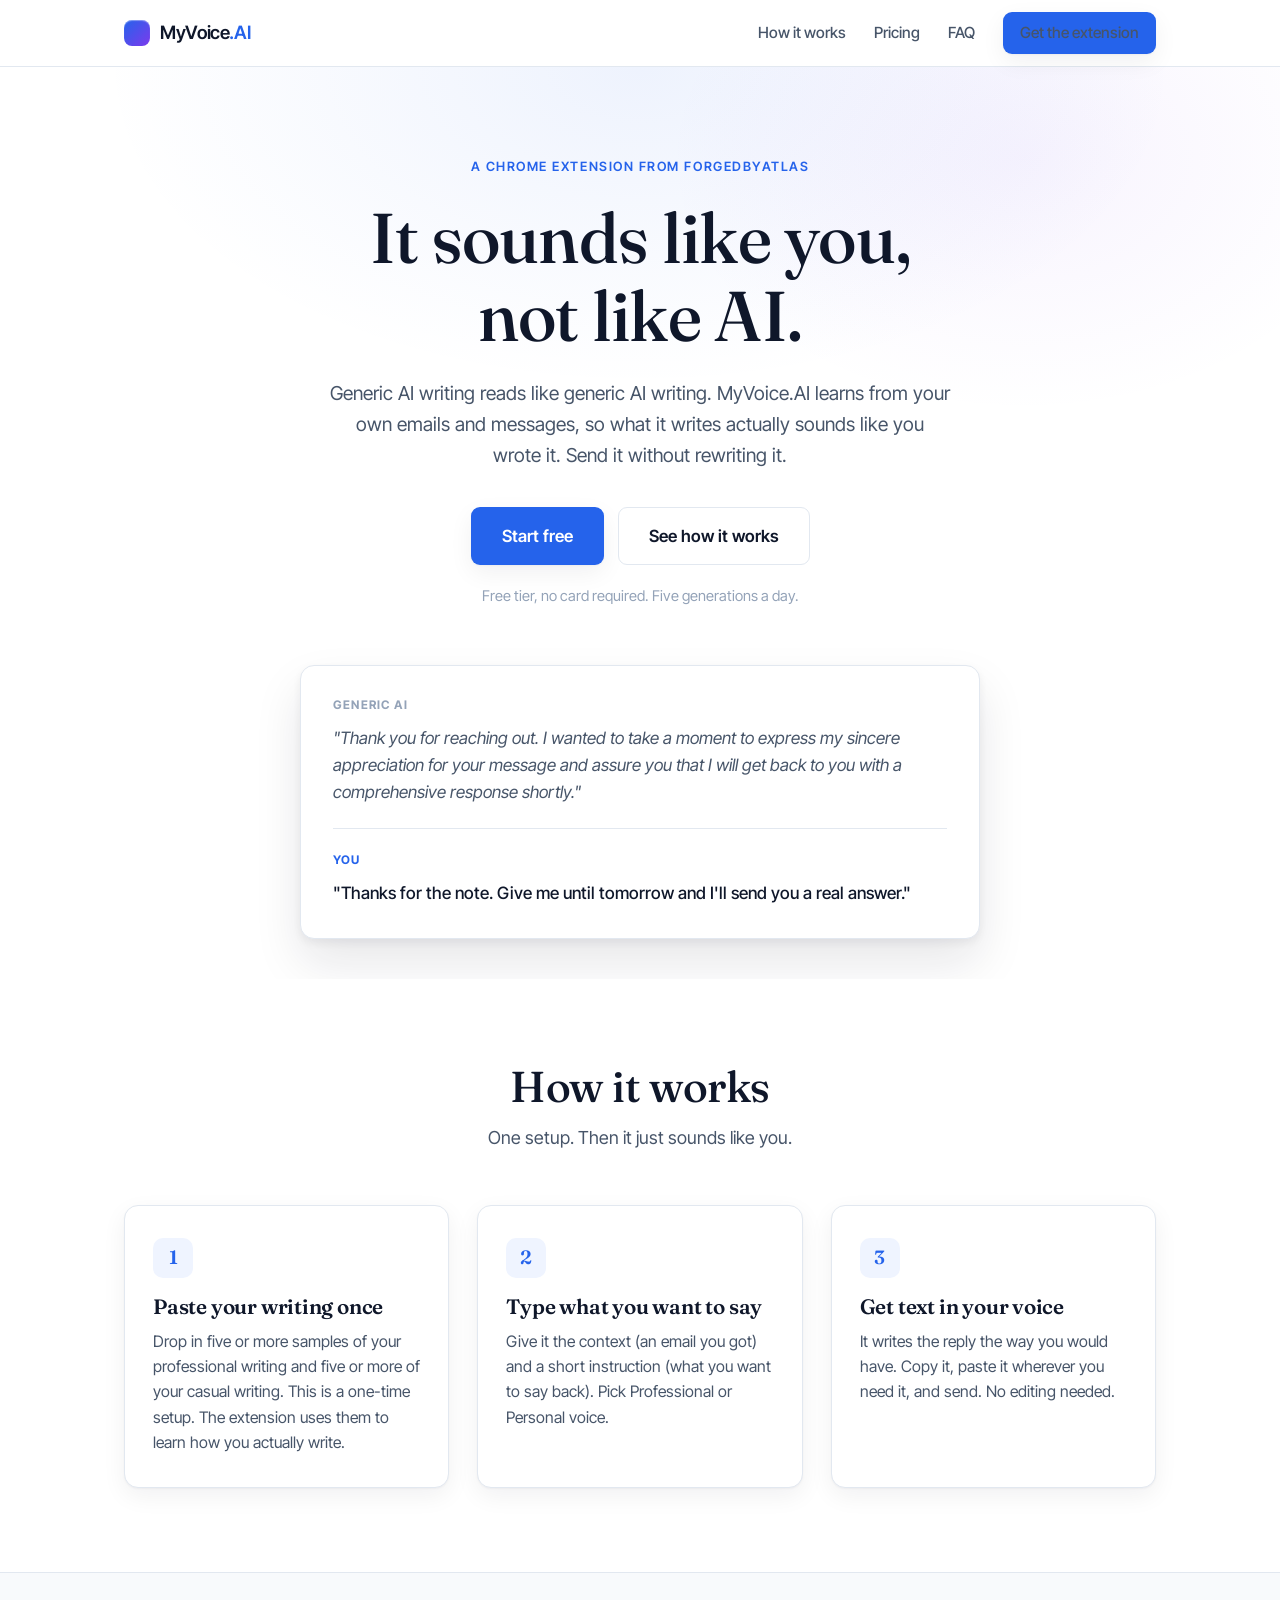
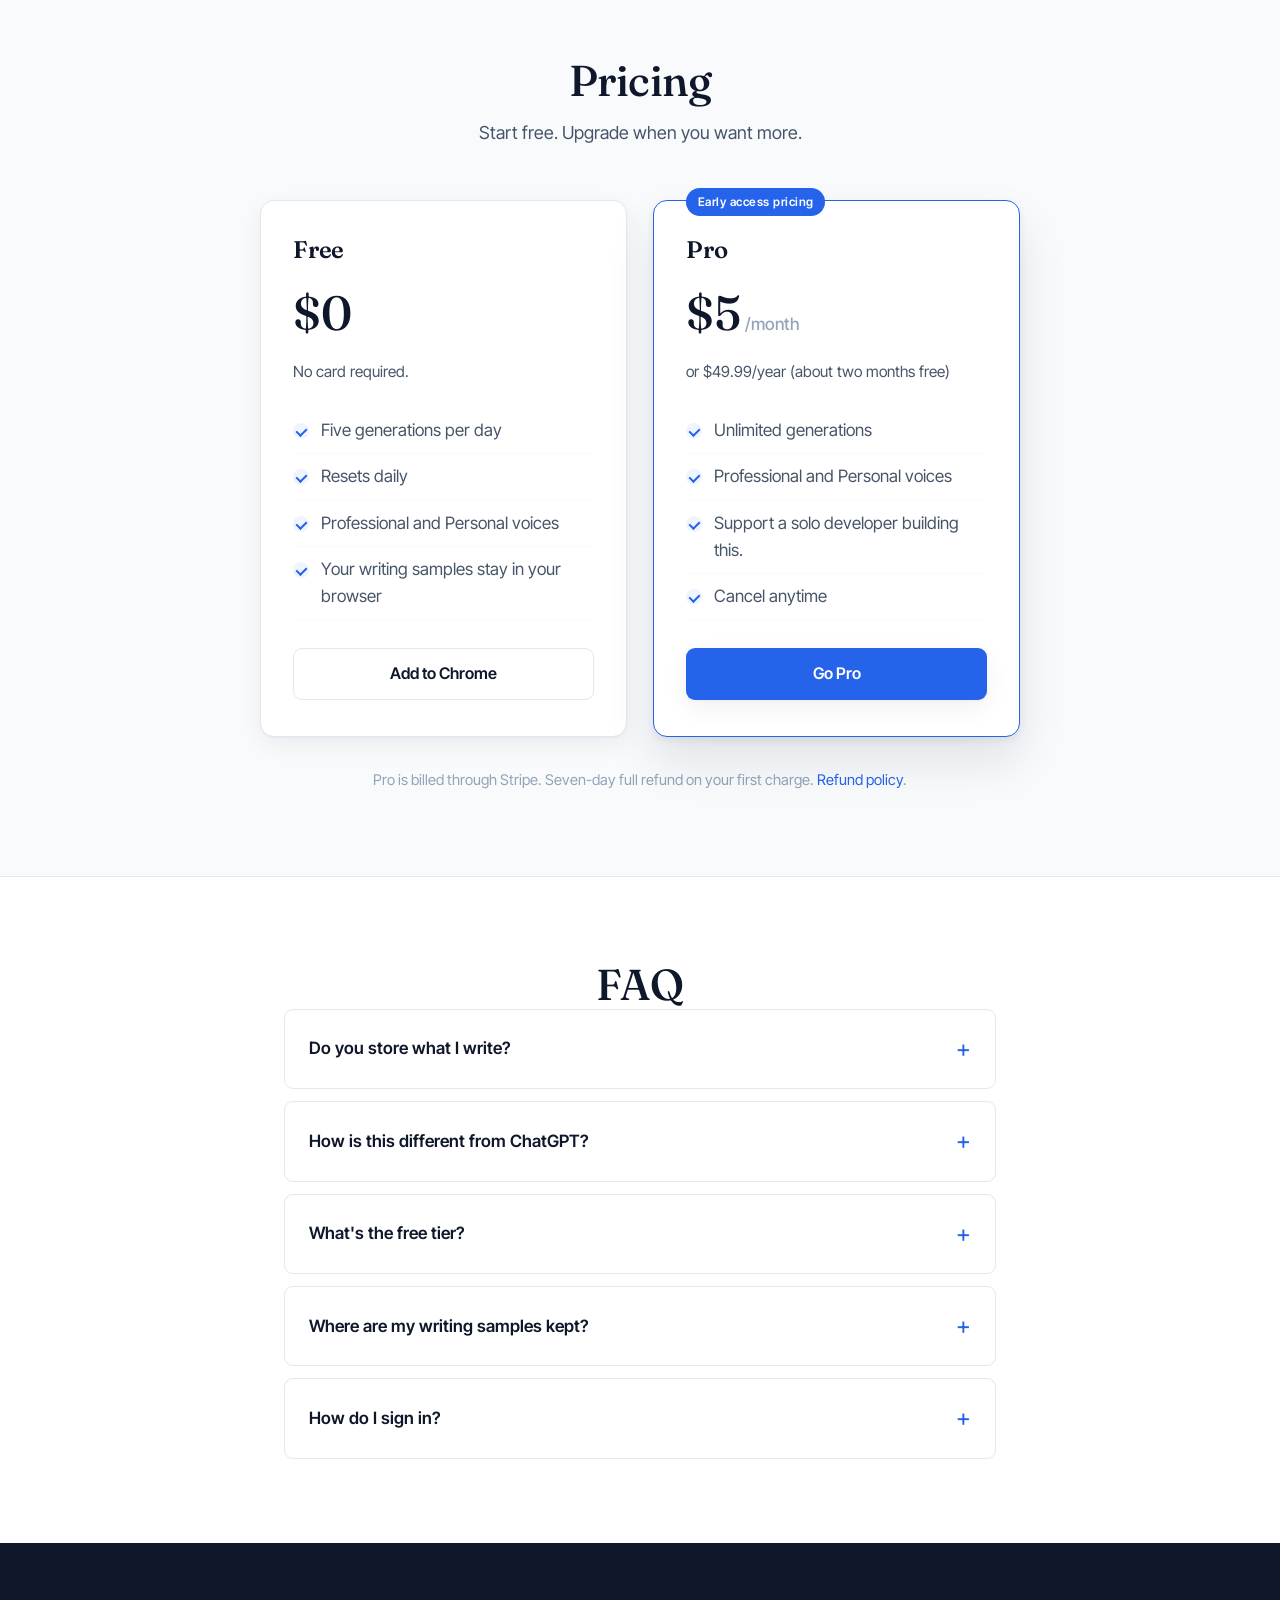
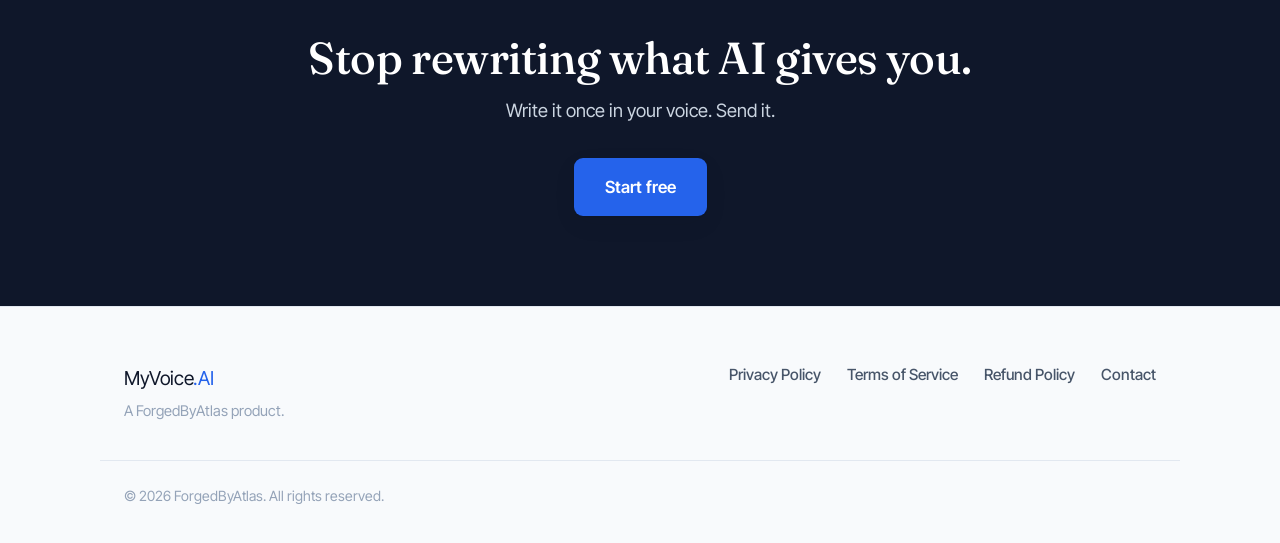
<file: index.html>
<!DOCTYPE html>
<html lang="en">
<head>
  <meta charset="UTF-8">
  <meta name="viewport" content="width=device-width, initial-scale=1.0">
  <title>MyVoice.AI — Writing that sounds like you, not like AI</title>
  <link rel="icon" type="image/svg+xml" href="/favicon.svg">
  <meta name="description" content="A Chrome extension that writes emails, messages, and replies in your own voice. Paste in your writing once, and it sounds like you from then on.">
  <link rel="preconnect" href="https://fonts.googleapis.com">
  <link rel="preconnect" href="https://fonts.gstatic.com" crossorigin>
  <link href="https://fonts.googleapis.com/css2?family=Fraunces:opsz,wght@9..144,400;9..144,500;9..144,600&family=Inter+Tight:wght@400;500;600;700&display=swap" rel="stylesheet">
  <link rel="stylesheet" href="styles.css">
</head>
<body>
  <header class="site-header">
    <div class="container header-inner">
      <a href="index.html" class="brand">
        <span class="brand-mark" aria-hidden="true"></span>
        <span class="brand-text">MyVoice<span class="brand-dot">.AI</span></span>
      </a>
      <nav class="nav">
        <a href="#how">How it works</a>
        <a href="#pricing">Pricing</a>
        <a href="#faq">FAQ</a>
        <a href="https://chromewebstore.google.com/" target="_blank" rel="noopener" class="btn btn-sm btn-primary">Get the extension</a>
      </nav>
    </div>
  </header>

  <main>
    <!-- HERO -->
    <section class="hero">
      <div class="container hero-inner">
        <p class="eyebrow">A Chrome extension from ForgedByAtlas</p>
        <h1>It sounds like you,<br>not like AI.</h1>
        <p class="hero-sub">
          Generic AI writing reads like generic AI writing. MyVoice.AI learns from your
          own emails and messages, so what it writes actually sounds like you wrote it.
          Send it without rewriting it.
        </p>
        <div class="hero-actions">
          <a href="https://chromewebstore.google.com/" target="_blank" rel="noopener" class="btn btn-primary btn-lg">Start free</a>
          <a href="#how" class="btn btn-ghost btn-lg">See how it works</a>
        </div>
        <p class="hero-foot">Free tier, no card required. Five generations a day.</p>
      </div>
      <div class="hero-demo container">
        <div class="demo-card">
          <div class="demo-row">
            <div class="demo-label">Generic AI</div>
            <p class="demo-generic">"Thank you for reaching out. I wanted to take a moment to express my sincere appreciation for your message and assure you that I will get back to you with a comprehensive response shortly."</p>
          </div>
          <div class="demo-divider" aria-hidden="true"></div>
          <div class="demo-row">
            <div class="demo-label demo-label-you">You</div>
            <p class="demo-you">"Thanks for the note. Give me until tomorrow and I'll send you a real answer."</p>
          </div>
        </div>
      </div>
    </section>

    <!-- HOW IT WORKS -->
    <section id="how" class="section">
      <div class="container">
        <h2 class="section-title">How it works</h2>
        <p class="section-lead">One setup. Then it just sounds like you.</p>
        <ol class="steps">
          <li class="step">
            <div class="step-num">1</div>
            <h3>Paste your writing once</h3>
            <p>Drop in five or more samples of your professional writing and five or more of your casual writing. This is a one-time setup. The extension uses them to learn how you actually write.</p>
          </li>
          <li class="step">
            <div class="step-num">2</div>
            <h3>Type what you want to say</h3>
            <p>Give it the context (an email you got) and a short instruction (what you want to say back). Pick Professional or Personal voice.</p>
          </li>
          <li class="step">
            <div class="step-num">3</div>
            <h3>Get text in your voice</h3>
            <p>It writes the reply the way you would have. Copy it, paste it wherever you need it, and send. No editing needed.</p>
          </li>
        </ol>
      </div>
    </section>

    <!-- PRICING -->
    <section id="pricing" class="section section-alt">
      <div class="container">
        <h2 class="section-title">Pricing</h2>
        <p class="section-lead">Start free. Upgrade when you want more.</p>
        <div class="plans">
          <div class="plan">
            <h3 class="plan-name">Free</h3>
            <div class="plan-price"><span class="plan-amount">$0</span></div>
            <p class="plan-note">No card required.</p>
            <ul class="plan-features">
              <li>Five generations per day</li>
              <li>Resets daily</li>
              <li>Professional and Personal voices</li>
              <li>Your writing samples stay in your browser</li>
            </ul>
            <a href="https://chromewebstore.google.com/" target="_blank" rel="noopener" class="btn btn-ghost btn-block">Add to Chrome</a>
          </div>
          <div class="plan plan-featured">
            <div class="plan-tag">Early access pricing</div>
            <h3 class="plan-name">Pro</h3>
            <div class="plan-price">
              <span class="plan-amount">$5</span><span class="plan-period">/month</span>
            </div>
            <p class="plan-note">or $49.99/year (about two months free)</p>
            <ul class="plan-features">
              <li>Unlimited generations</li>
              <li>Professional and Personal voices</li>
              <li>Support a solo developer building this.</li>
              <li>Cancel anytime</li>
            </ul>
            <a href="https://chromewebstore.google.com/" target="_blank" rel="noopener" class="btn btn-primary btn-block">Go Pro</a>
          </div>
        </div>
        <p class="pricing-foot">Pro is billed through Stripe. Seven-day full refund on your first charge. <a href="refund.html">Refund policy</a>.</p>
      </div>
    </section>

    <!-- FAQ -->
    <section id="faq" class="section">
      <div class="container container-narrow">
        <h2 class="section-title">FAQ</h2>
        <div class="faq">
          <details class="faq-item">
            <summary>Do you store what I write?</summary>
            <div class="faq-body">
              <p>No. The message content you send for generation is never stored on our servers. It's processed to produce your reply and then it's gone.</p>
              <p>The only writing we keep are your setup samples, and those are saved in your browser's Chrome sync storage, not in our database. They stay with you.</p>
            </div>
          </details>
          <details class="faq-item">
            <summary>How is this different from ChatGPT?</summary>
            <div class="faq-body">
              <p>ChatGPT writes in a generic, average voice because it's trained on everyone. MyVoice.AI is matched to your writing specifically, using the samples you provide. The output sounds like you, which means you can send it as-is instead of rewriting it to not sound like a robot.</p>
            </div>
          </details>
          <details class="faq-item">
            <summary>What's the free tier?</summary>
            <div class="faq-body">
              <p>Five generations per day, resetting daily, with no card required. Both Professional and Personal voices are included. If you need more than five a day, Pro removes the limit.</p>
            </div>
          </details>
          <details class="faq-item">
            <summary>Where are my writing samples kept?</summary>
            <div class="faq-body">
              <p>In your browser's Chrome sync storage. That means they're tied to your Chrome profile, not sitting in our database. We don't have a copy.</p>
            </div>
          </details>
          <details class="faq-item">
            <summary>How do I sign in?</summary>
            <div class="faq-body">
              <p>With a magic link. You enter your email and we send you a sign-in link. No password to create or forget.</p>
            </div>
          </details>
        </div>
      </div>
    </section>

    <!-- CTA -->
    <section class="cta">
      <div class="container">
        <h2>Stop rewriting what AI gives you.</h2>
        <p>Write it once in your voice. Send it.</p>
        <a href="https://chromewebstore.google.com/" target="_blank" rel="noopener" class="btn btn-primary btn-lg">Start free</a>
      </div>
    </section>
  </main>

  <footer class="site-footer">
    <div class="container footer-inner">
      <div class="footer-brand">
        <span class="brand-text">MyVoice<span class="brand-dot">.AI</span></span>
        <p>A ForgedByAtlas product.</p>
      </div>
      <nav class="footer-nav">
        <a href="privacy.html">Privacy Policy</a>
        <a href="terms.html">Terms of Service</a>
        <a href="refund.html">Refund Policy</a>
        <a href="mailto:forgedbyatlas@proton.me">Contact</a>
      </nav>
    </div>
    <div class="container footer-legal">
      <p>&copy; 2026 ForgedByAtlas. All rights reserved.</p>
    </div>
  </footer>
</body>
</html>
</file>
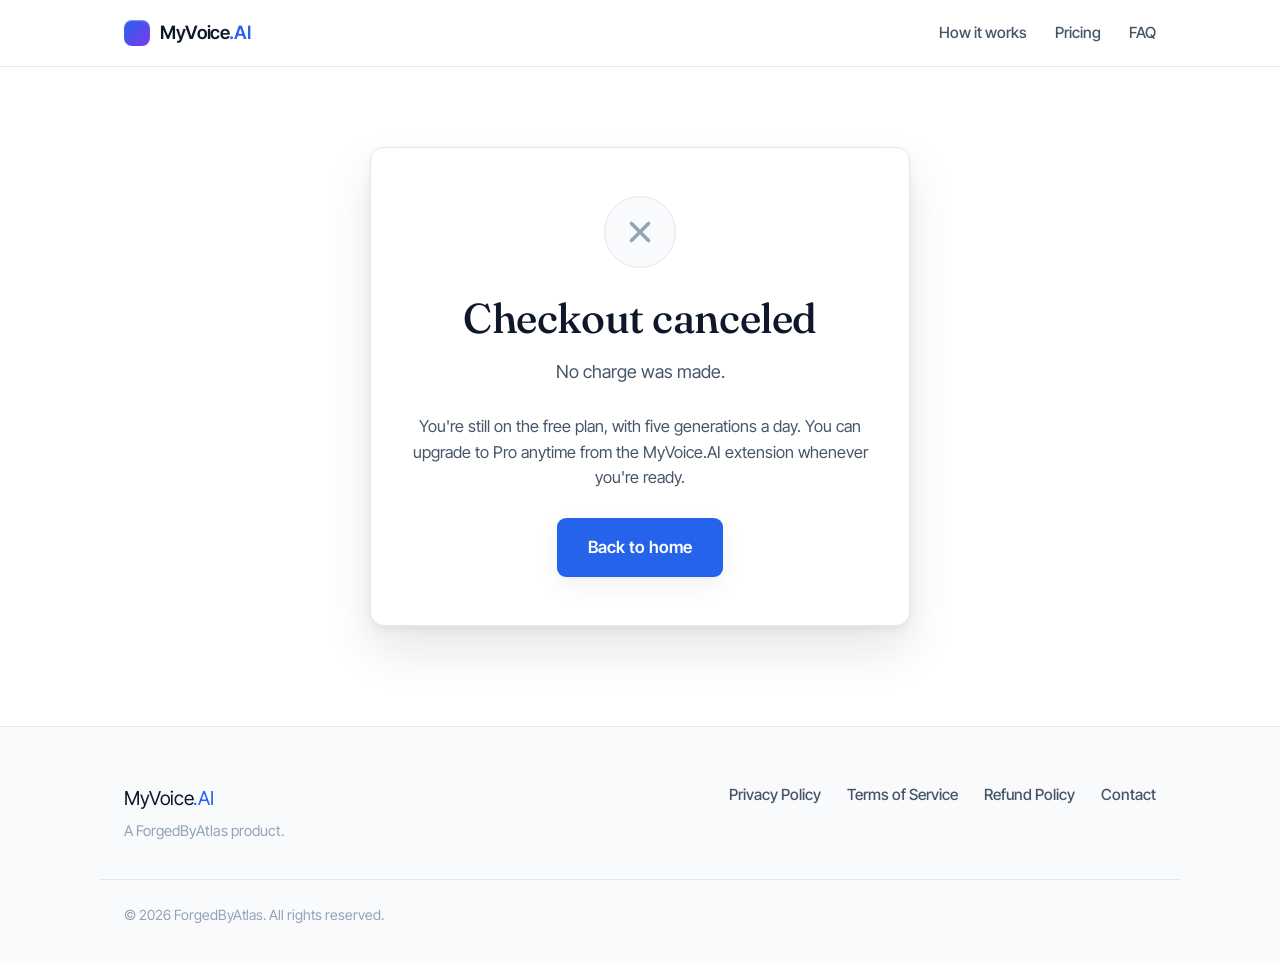
<file: billing-cancel.html>
<!DOCTYPE html>
<html lang="en">
<head>
  <meta charset="UTF-8">
  <meta name="viewport" content="width=device-width, initial-scale=1.0">
  <title>Checkout canceled — MyVoice.AI</title>
  <link rel="icon" type="image/svg+xml" href="/favicon.svg">
  <meta name="description" content="Your MyVoice.AI checkout was canceled. No charge was made.">
  <meta name="robots" content="noindex">
  <link rel="preconnect" href="https://fonts.googleapis.com">
  <link rel="preconnect" href="https://fonts.gstatic.com" crossorigin>
  <link href="https://fonts.googleapis.com/css2?family=Fraunces:opsz,wght@9..144,400;9..144,500;9..144,600&family=Inter+Tight:wght@400;500;600;700&display=swap" rel="stylesheet">
  <link rel="stylesheet" href="styles.css">
  <style>
    .billing { padding: 80px 0 100px; }
    .billing-card {
      max-width: 540px; margin: 0 auto; text-align: center;
      background: #fff; border: 1px solid var(--line); border-radius: var(--radius);
      box-shadow: var(--shadow-lg); padding: 48px 40px;
    }
    .billing-icon {
      width: 72px; height: 72px; margin: 0 auto 28px; border-radius: 50%;
      display: flex; align-items: center; justify-content: center;
      background: var(--bg-alt); border: 1px solid var(--line);
    }
    .billing-icon svg { width: 34px; height: 34px; }
    .billing-card h1 { font-size: clamp(2rem, 5vw, 2.6rem); font-weight: 500; margin-bottom: 16px; }
    .billing-card .lead { font-size: 1.12rem; color: var(--ink-soft); margin-bottom: 28px; }
    .billing-note {
      font-size: 0.92rem; color: var(--ink-faint); margin-top: 24px; line-height: 1.55;
    }
    @media (max-width: 420px) {
      .billing { padding: 56px 0 70px; }
      .billing-card { padding: 36px 22px; }
    }
  </style>
</head>
<body>
  <header class="site-header">
    <div class="container header-inner">
      <a href="index.html" class="brand">
        <span class="brand-mark" aria-hidden="true"></span>
        <span class="brand-text">MyVoice<span class="brand-dot">.AI</span></span>
      </a>
      <nav class="nav">
        <a href="index.html#how">How it works</a>
        <a href="index.html#pricing">Pricing</a>
        <a href="index.html#faq">FAQ</a>
      </nav>
    </div>
  </header>

  <main class="billing">
    <div class="container">
      <div class="billing-card">
        <div class="billing-icon" aria-hidden="true">
          <svg viewBox="0 0 24 24" fill="none" xmlns="http://www.w3.org/2000/svg">
            <path d="M18 6L6 18M6 6l12 12" stroke="#94a3b8" stroke-width="2.5" stroke-linecap="round" stroke-linejoin="round"/>
          </svg>
        </div>
        <h1>Checkout canceled</h1>
        <p class="lead">No charge was made.</p>

        <p class="billing-note" style="margin-top: 0; margin-bottom: 28px; font-size: 1.02rem; color: var(--ink-soft);">
          You're still on the free plan, with five generations a day. You can upgrade to Pro anytime
          from the MyVoice.AI extension whenever you're ready.
        </p>

        <a href="index.html" class="btn btn-primary btn-lg">Back to home</a>
      </div>
    </div>
  </main>

  <footer class="site-footer">
    <div class="container footer-inner">
      <div class="footer-brand">
        <span class="brand-text">MyVoice<span class="brand-dot">.AI</span></span>
        <p>A ForgedByAtlas product.</p>
      </div>
      <nav class="footer-nav">
        <a href="privacy.html">Privacy Policy</a>
        <a href="terms.html">Terms of Service</a>
        <a href="refund.html">Refund Policy</a>
        <a href="mailto:forgedbyatlas@proton.me">Contact</a>
      </nav>
    </div>
    <div class="container footer-legal">
      <p>&copy; 2026 ForgedByAtlas. All rights reserved.</p>
    </div>
  </footer>
</body>
</html>
</file>
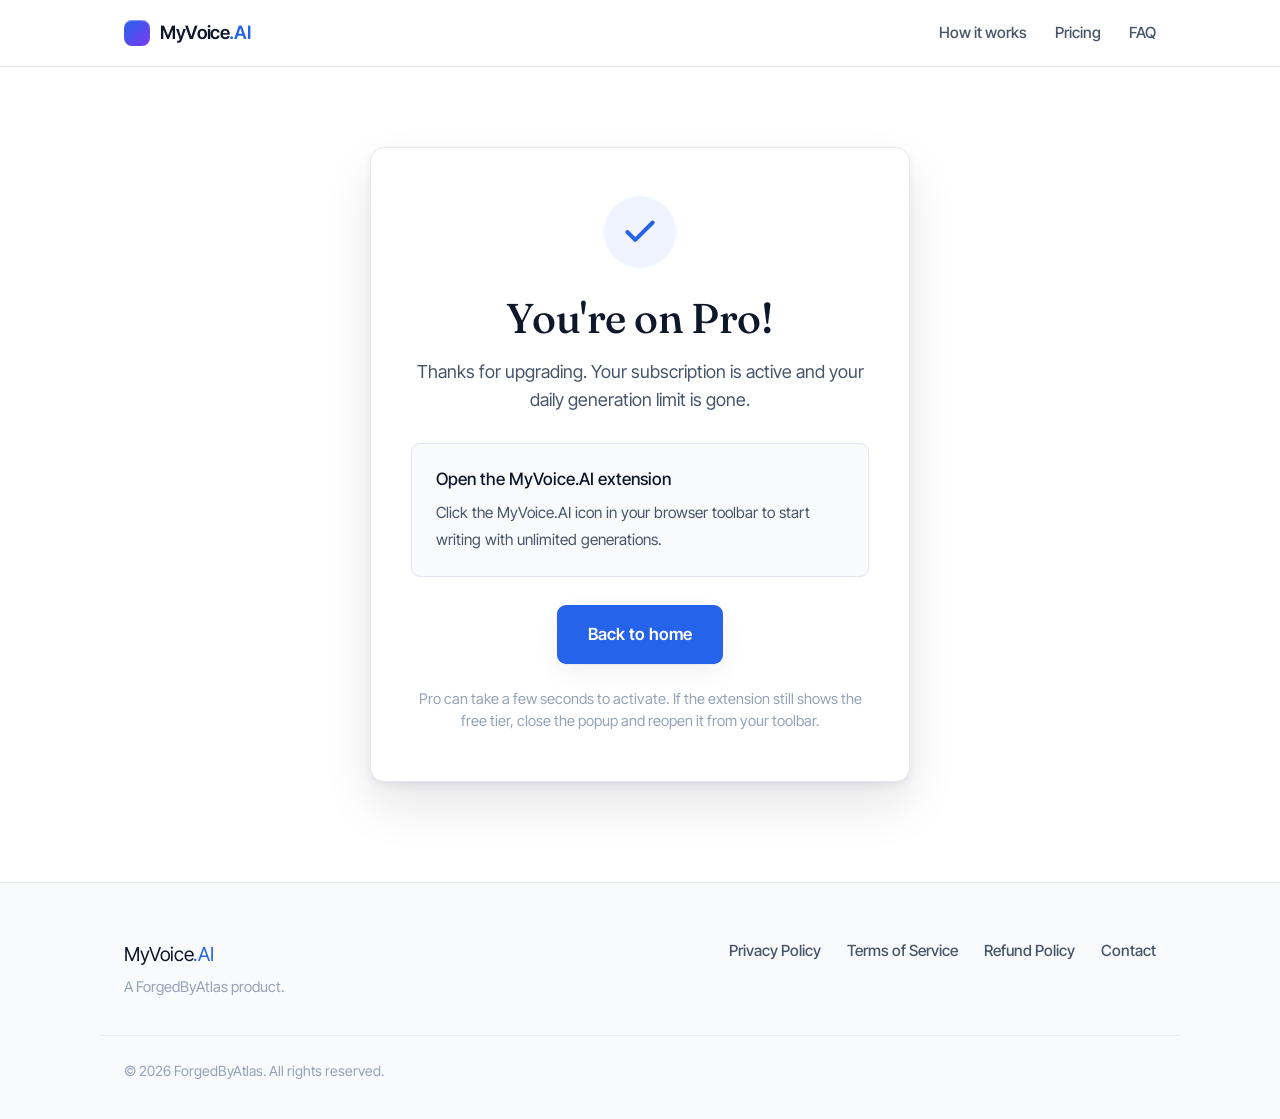
<file: billing-success.html>
<!DOCTYPE html>
<html lang="en">
<head>
  <meta charset="UTF-8">
  <meta name="viewport" content="width=device-width, initial-scale=1.0">
  <title>You're on Pro — MyVoice.AI</title>
  <link rel="icon" type="image/svg+xml" href="/favicon.svg">
  <meta name="description" content="Your MyVoice.AI Pro subscription is active.">
  <meta name="robots" content="noindex">
  <link rel="preconnect" href="https://fonts.googleapis.com">
  <link rel="preconnect" href="https://fonts.gstatic.com" crossorigin>
  <link href="https://fonts.googleapis.com/css2?family=Fraunces:opsz,wght@9..144,400;9..144,500;9..144,600&family=Inter+Tight:wght@400;500;600;700&display=swap" rel="stylesheet">
  <link rel="stylesheet" href="styles.css">
  <style>
    .billing { padding: 80px 0 100px; }
    .billing-card {
      max-width: 540px; margin: 0 auto; text-align: center;
      background: #fff; border: 1px solid var(--line); border-radius: var(--radius);
      box-shadow: var(--shadow-lg); padding: 48px 40px;
    }
    .billing-icon {
      width: 72px; height: 72px; margin: 0 auto 28px; border-radius: 50%;
      display: flex; align-items: center; justify-content: center;
      background: var(--accent-soft);
    }
    .billing-icon svg { width: 38px; height: 38px; }
    .billing-card h1 { font-size: clamp(2rem, 5vw, 2.6rem); font-weight: 500; margin-bottom: 16px; }
    .billing-card .lead { font-size: 1.12rem; color: var(--ink-soft); margin-bottom: 28px; }
    .billing-steps {
      text-align: left; background: var(--bg-alt); border: 1px solid var(--line);
      border-radius: var(--radius-sm); padding: 22px 24px; margin-bottom: 28px;
    }
    .billing-steps p { color: var(--ink); font-weight: 500; margin-bottom: 6px; }
    .billing-steps span { color: var(--ink-soft); font-size: 0.96rem; }
    .billing-note {
      font-size: 0.92rem; color: var(--ink-faint); margin-top: 24px; line-height: 1.55;
    }
    @media (max-width: 420px) {
      .billing { padding: 56px 0 70px; }
      .billing-card { padding: 36px 22px; }
    }
  </style>
</head>
<body>
  <header class="site-header">
    <div class="container header-inner">
      <a href="index.html" class="brand">
        <span class="brand-mark" aria-hidden="true"></span>
        <span class="brand-text">MyVoice<span class="brand-dot">.AI</span></span>
      </a>
      <nav class="nav">
        <a href="index.html#how">How it works</a>
        <a href="index.html#pricing">Pricing</a>
        <a href="index.html#faq">FAQ</a>
      </nav>
    </div>
  </header>

  <main class="billing">
    <div class="container">
      <div class="billing-card">
        <div class="billing-icon" aria-hidden="true">
          <svg viewBox="0 0 24 24" fill="none" xmlns="http://www.w3.org/2000/svg">
            <path d="M20 6L9 17l-5-5" stroke="#2563eb" stroke-width="2.5" stroke-linecap="round" stroke-linejoin="round"/>
          </svg>
        </div>
        <h1>You're on Pro!</h1>
        <p class="lead">Thanks for upgrading. Your subscription is active and your daily generation limit is gone.</p>

        <div class="billing-steps">
          <p>Open the MyVoice.AI extension</p>
          <span>Click the MyVoice.AI icon in your browser toolbar to start writing with unlimited generations.</span>
        </div>

        <a href="index.html" class="btn btn-primary btn-lg">Back to home</a>

        <p class="billing-note">
          Pro can take a few seconds to activate. If the extension still shows the free tier,
          close the popup and reopen it from your toolbar.
        </p>
      </div>
    </div>
  </main>

  <footer class="site-footer">
    <div class="container footer-inner">
      <div class="footer-brand">
        <span class="brand-text">MyVoice<span class="brand-dot">.AI</span></span>
        <p>A ForgedByAtlas product.</p>
      </div>
      <nav class="footer-nav">
        <a href="privacy.html">Privacy Policy</a>
        <a href="terms.html">Terms of Service</a>
        <a href="refund.html">Refund Policy</a>
        <a href="mailto:forgedbyatlas@proton.me">Contact</a>
      </nav>
    </div>
    <div class="container footer-legal">
      <p>&copy; 2026 ForgedByAtlas. All rights reserved.</p>
    </div>
  </footer>
</body>
</html>
</file>
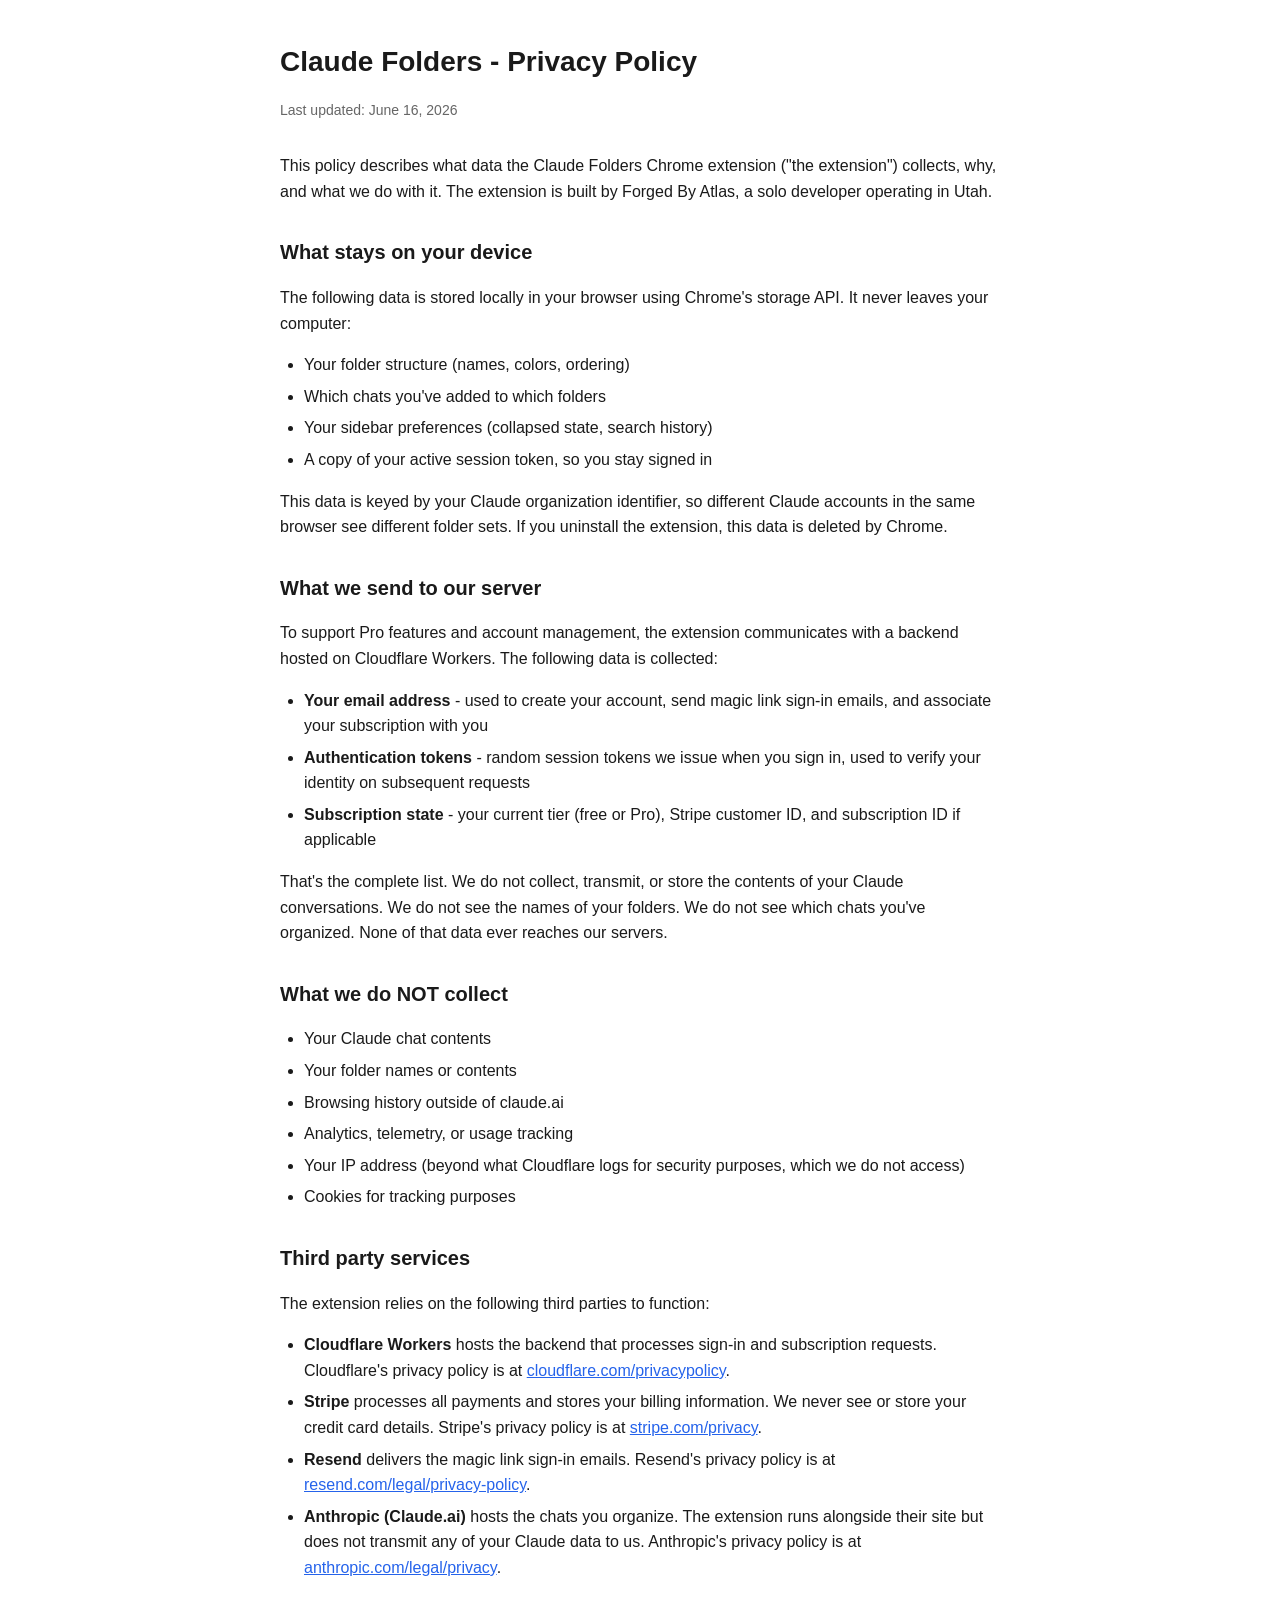
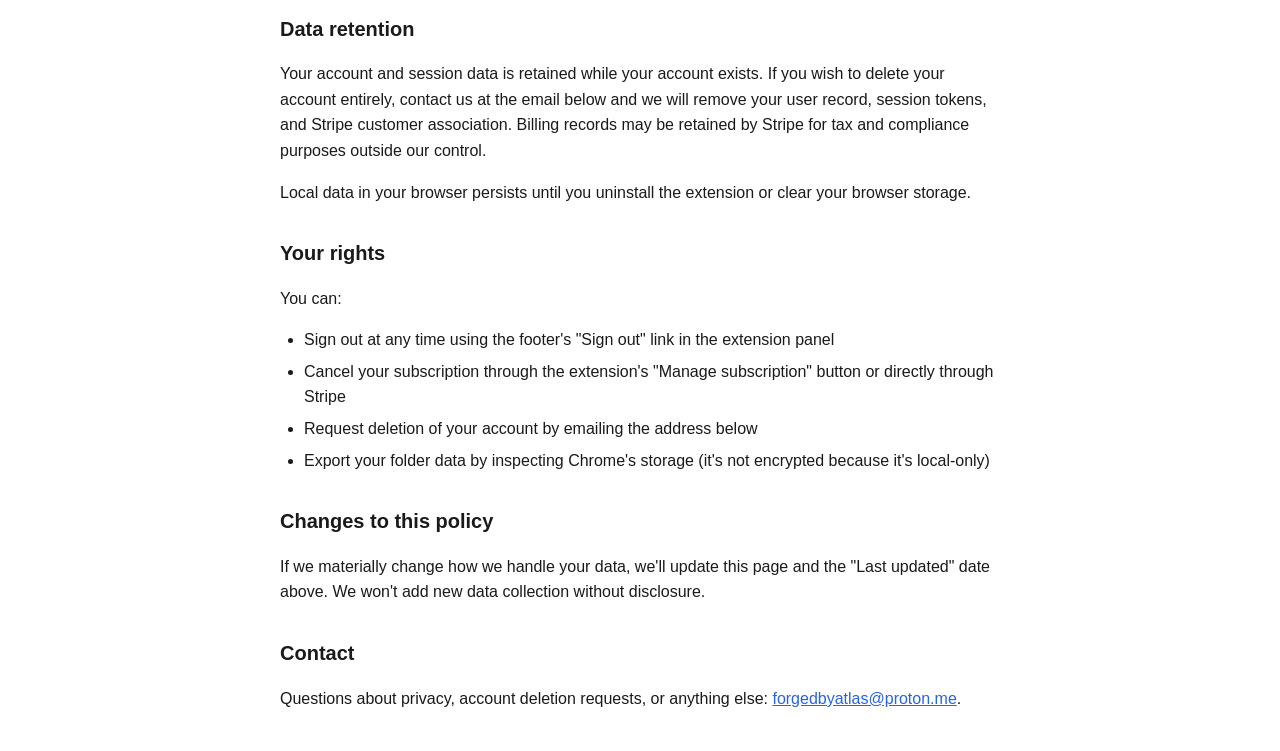
<file: privacy-claudefolders.html>
<!DOCTYPE html>
<html lang="en">
<head>
<meta charset="UTF-8" />
<meta name="viewport" content="width=device-width, initial-scale=1" />
<title>Claude Folders - Privacy Policy</title>
<style>
  body { font-family: -apple-system, BlinkMacSystemFont, "Segoe UI", Roboto, sans-serif; max-width: 720px; margin: 40px auto; padding: 0 20px; color: #1a1a1a; line-height: 1.6; }
  h1 { font-size: 28px; margin-bottom: 4px; }
  h2 { font-size: 20px; margin-top: 32px; }
  .updated { color: #666; font-size: 14px; margin-bottom: 32px; }
  a { color: #2563eb; }
  ul { padding-left: 24px; }
  li { margin-bottom: 6px; }
  code { background: #f3f4f6; padding: 2px 6px; border-radius: 4px; font-size: 13px; }
</style>
</head>
<body>

<h1>Claude Folders - Privacy Policy</h1>
<p class="updated">Last updated: June 16, 2026</p>

<p>This policy describes what data the Claude Folders Chrome extension ("the extension") collects, why, and what we do with it. The extension is built by Forged By Atlas, a solo developer operating in Utah.</p>

<h2>What stays on your device</h2>

<p>The following data is stored locally in your browser using Chrome's storage API. It never leaves your computer:</p>

<ul>
  <li>Your folder structure (names, colors, ordering)</li>
  <li>Which chats you've added to which folders</li>
  <li>Your sidebar preferences (collapsed state, search history)</li>
  <li>A copy of your active session token, so you stay signed in</li>
</ul>

<p>This data is keyed by your Claude organization identifier, so different Claude accounts in the same browser see different folder sets. If you uninstall the extension, this data is deleted by Chrome.</p>

<h2>What we send to our server</h2>

<p>To support Pro features and account management, the extension communicates with a backend hosted on Cloudflare Workers. The following data is collected:</p>

<ul>
  <li><strong>Your email address</strong> - used to create your account, send magic link sign-in emails, and associate your subscription with you</li>
  <li><strong>Authentication tokens</strong> - random session tokens we issue when you sign in, used to verify your identity on subsequent requests</li>
  <li><strong>Subscription state</strong> - your current tier (free or Pro), Stripe customer ID, and subscription ID if applicable</li>
</ul>

<p>That's the complete list. We do not collect, transmit, or store the contents of your Claude conversations. We do not see the names of your folders. We do not see which chats you've organized. None of that data ever reaches our servers.</p>

<h2>What we do NOT collect</h2>

<ul>
  <li>Your Claude chat contents</li>
  <li>Your folder names or contents</li>
  <li>Browsing history outside of claude.ai</li>
  <li>Analytics, telemetry, or usage tracking</li>
  <li>Your IP address (beyond what Cloudflare logs for security purposes, which we do not access)</li>
  <li>Cookies for tracking purposes</li>
</ul>

<h2>Third party services</h2>

<p>The extension relies on the following third parties to function:</p>

<ul>
  <li><strong>Cloudflare Workers</strong> hosts the backend that processes sign-in and subscription requests. Cloudflare's privacy policy is at <a href="https://www.cloudflare.com/privacypolicy/">cloudflare.com/privacypolicy</a>.</li>
  <li><strong>Stripe</strong> processes all payments and stores your billing information. We never see or store your credit card details. Stripe's privacy policy is at <a href="https://stripe.com/privacy">stripe.com/privacy</a>.</li>
  <li><strong>Resend</strong> delivers the magic link sign-in emails. Resend's privacy policy is at <a href="https://resend.com/legal/privacy-policy">resend.com/legal/privacy-policy</a>.</li>
  <li><strong>Anthropic (Claude.ai)</strong> hosts the chats you organize. The extension runs alongside their site but does not transmit any of your Claude data to us. Anthropic's privacy policy is at <a href="https://www.anthropic.com/legal/privacy">anthropic.com/legal/privacy</a>.</li>
</ul>

<h2>Data retention</h2>

<p>Your account and session data is retained while your account exists. If you wish to delete your account entirely, contact us at the email below and we will remove your user record, session tokens, and Stripe customer association. Billing records may be retained by Stripe for tax and compliance purposes outside our control.</p>

<p>Local data in your browser persists until you uninstall the extension or clear your browser storage.</p>

<h2>Your rights</h2>

<p>You can:</p>

<ul>
  <li>Sign out at any time using the footer's "Sign out" link in the extension panel</li>
  <li>Cancel your subscription through the extension's "Manage subscription" button or directly through Stripe</li>
  <li>Request deletion of your account by emailing the address below</li>
  <li>Export your folder data by inspecting Chrome's storage (it's not encrypted because it's local-only)</li>
</ul>

<h2>Changes to this policy</h2>

<p>If we materially change how we handle your data, we'll update this page and the "Last updated" date above. We won't add new data collection without disclosure.</p>

<h2>Contact</h2>

<p>Questions about privacy, account deletion requests, or anything else: <a href="mailto:forgedbyatlas@proton.me">forgedbyatlas@proton.me</a>.</p>

</body>
</html>
</file>
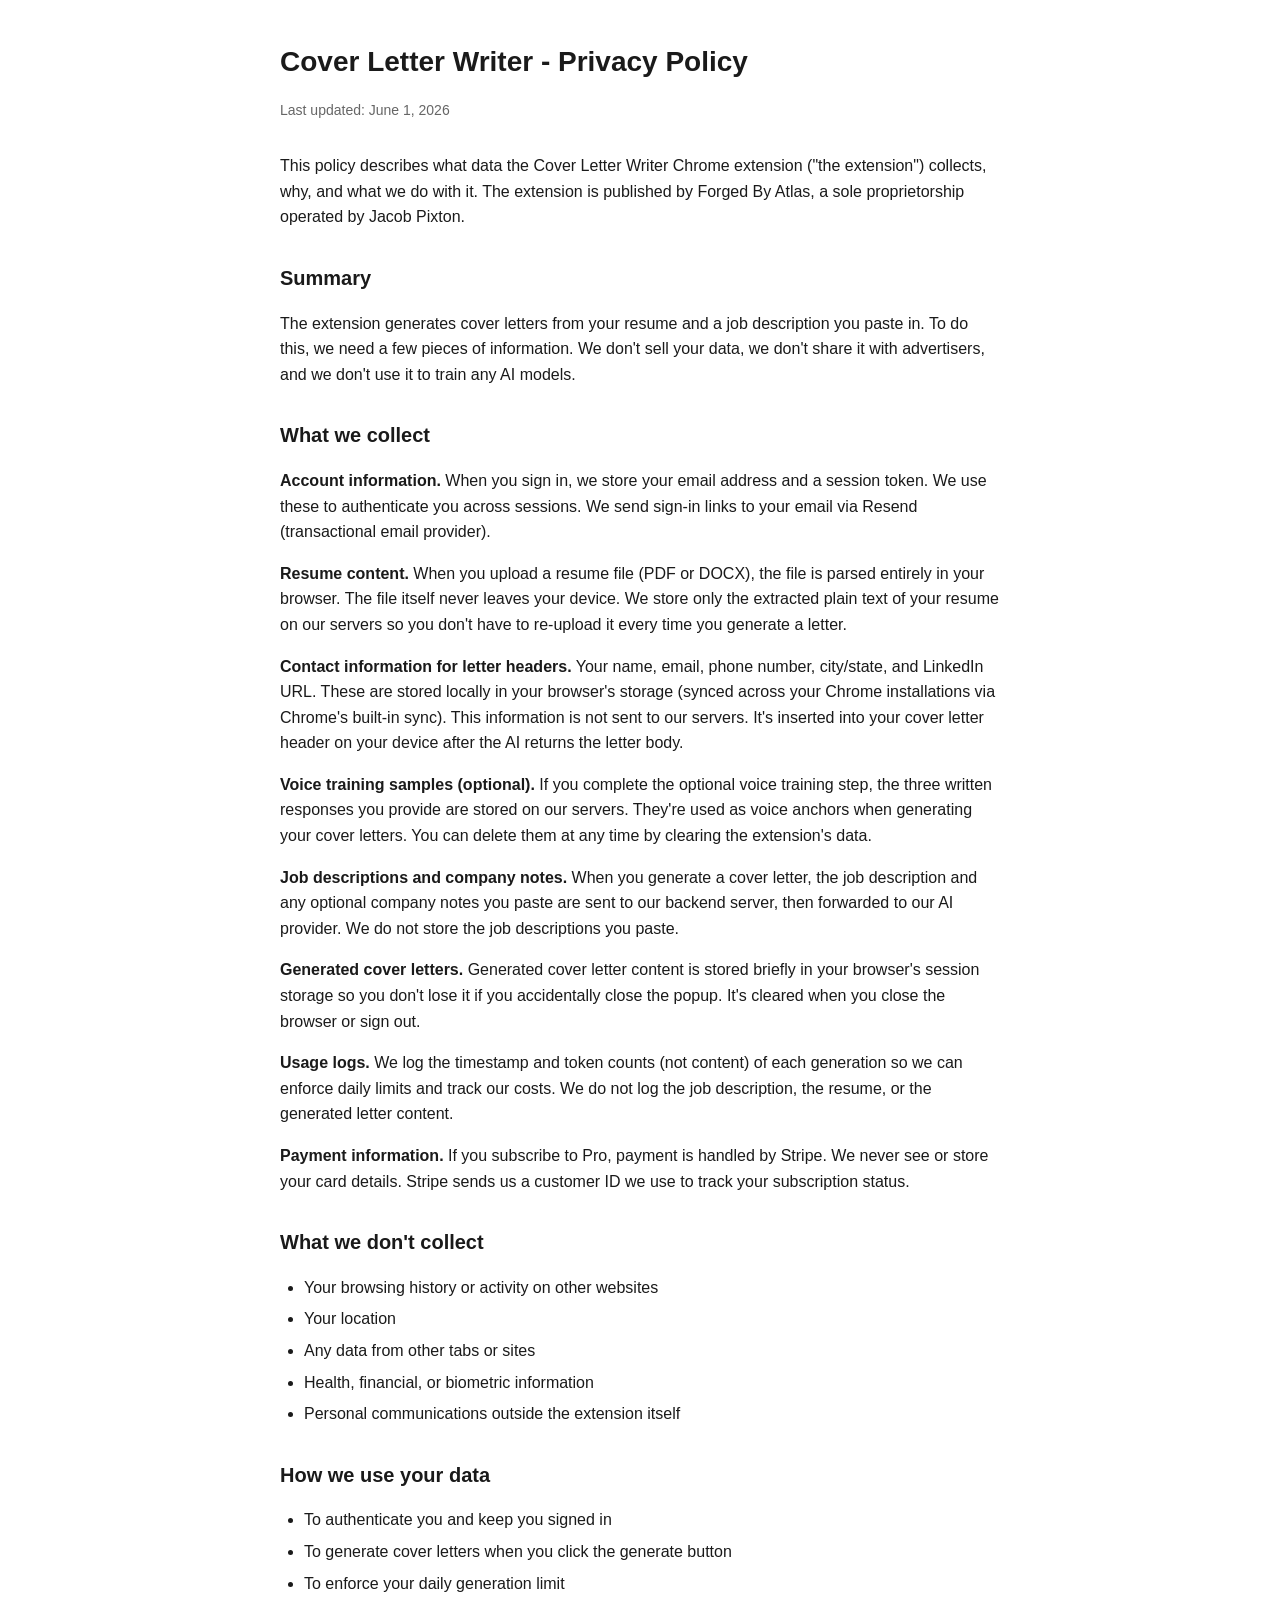
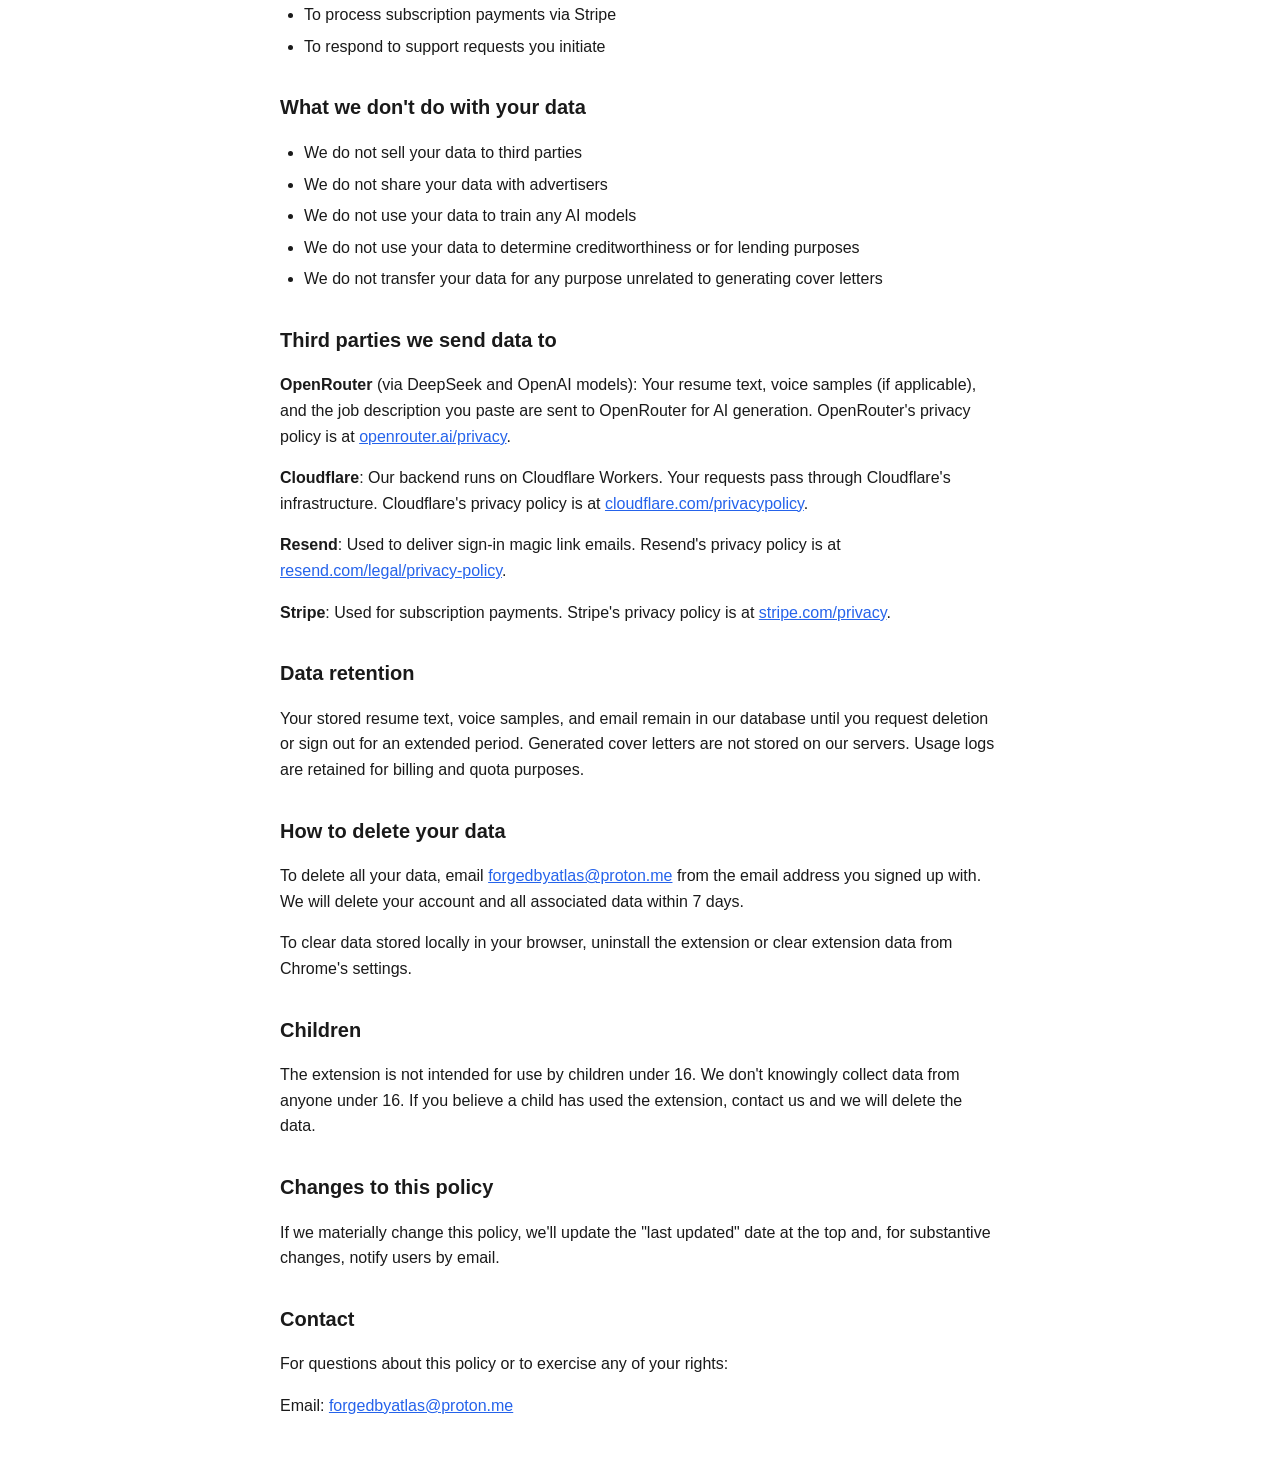
<file: privacy-coverletter.html>
<!DOCTYPE html>
<html lang="en">
<head>
<meta charset="UTF-8" />
<meta name="viewport" content="width=device-width, initial-scale=1" />
<title>Cover Letter Writer - Privacy Policy</title>
<style>
  body { font-family: -apple-system, BlinkMacSystemFont, "Segoe UI", Roboto, sans-serif; max-width: 720px; margin: 40px auto; padding: 0 20px; color: #1a1a1a; line-height: 1.6; }
  h1 { font-size: 28px; margin-bottom: 4px; }
  h2 { font-size: 20px; margin-top: 32px; }
  .updated { color: #666; font-size: 14px; margin-bottom: 32px; }
  a { color: #2563eb; }
  ul { padding-left: 24px; }
  li { margin-bottom: 6px; }
</style>
</head>
<body>

<h1>Cover Letter Writer - Privacy Policy</h1>
<p class="updated">Last updated: June 1, 2026</p>

<p>This policy describes what data the Cover Letter Writer Chrome extension ("the extension") collects, why, and what we do with it. The extension is published by Forged By Atlas, a sole proprietorship operated by Jacob Pixton.</p>

<h2>Summary</h2>
<p>The extension generates cover letters from your resume and a job description you paste in. To do this, we need a few pieces of information. We don't sell your data, we don't share it with advertisers, and we don't use it to train any AI models.</p>

<h2>What we collect</h2>

<p><strong>Account information.</strong> When you sign in, we store your email address and a session token. We use these to authenticate you across sessions. We send sign-in links to your email via Resend (transactional email provider).</p>

<p><strong>Resume content.</strong> When you upload a resume file (PDF or DOCX), the file is parsed entirely in your browser. The file itself never leaves your device. We store only the extracted plain text of your resume on our servers so you don't have to re-upload it every time you generate a letter.</p>

<p><strong>Contact information for letter headers.</strong> Your name, email, phone number, city/state, and LinkedIn URL. These are stored locally in your browser's storage (synced across your Chrome installations via Chrome's built-in sync). This information is not sent to our servers. It's inserted into your cover letter header on your device after the AI returns the letter body.</p>

<p><strong>Voice training samples (optional).</strong> If you complete the optional voice training step, the three written responses you provide are stored on our servers. They're used as voice anchors when generating your cover letters. You can delete them at any time by clearing the extension's data.</p>

<p><strong>Job descriptions and company notes.</strong> When you generate a cover letter, the job description and any optional company notes you paste are sent to our backend server, then forwarded to our AI provider. We do not store the job descriptions you paste.</p>

<p><strong>Generated cover letters.</strong> Generated cover letter content is stored briefly in your browser's session storage so you don't lose it if you accidentally close the popup. It's cleared when you close the browser or sign out.</p>

<p><strong>Usage logs.</strong> We log the timestamp and token counts (not content) of each generation so we can enforce daily limits and track our costs. We do not log the job description, the resume, or the generated letter content.</p>

<p><strong>Payment information.</strong> If you subscribe to Pro, payment is handled by Stripe. We never see or store your card details. Stripe sends us a customer ID we use to track your subscription status.</p>

<h2>What we don't collect</h2>

<ul>
  <li>Your browsing history or activity on other websites</li>
  <li>Your location</li>
  <li>Any data from other tabs or sites</li>
  <li>Health, financial, or biometric information</li>
  <li>Personal communications outside the extension itself</li>
</ul>

<h2>How we use your data</h2>

<ul>
  <li>To authenticate you and keep you signed in</li>
  <li>To generate cover letters when you click the generate button</li>
  <li>To enforce your daily generation limit</li>
  <li>To process subscription payments via Stripe</li>
  <li>To respond to support requests you initiate</li>
</ul>

<h2>What we don't do with your data</h2>

<ul>
  <li>We do not sell your data to third parties</li>
  <li>We do not share your data with advertisers</li>
  <li>We do not use your data to train any AI models</li>
  <li>We do not use your data to determine creditworthiness or for lending purposes</li>
  <li>We do not transfer your data for any purpose unrelated to generating cover letters</li>
</ul>

<h2>Third parties we send data to</h2>

<p><strong>OpenRouter</strong> (via DeepSeek and OpenAI models): Your resume text, voice samples (if applicable), and the job description you paste are sent to OpenRouter for AI generation. OpenRouter's privacy policy is at <a href="https://openrouter.ai/privacy">openrouter.ai/privacy</a>.</p>

<p><strong>Cloudflare</strong>: Our backend runs on Cloudflare Workers. Your requests pass through Cloudflare's infrastructure. Cloudflare's privacy policy is at <a href="https://www.cloudflare.com/privacypolicy/">cloudflare.com/privacypolicy</a>.</p>

<p><strong>Resend</strong>: Used to deliver sign-in magic link emails. Resend's privacy policy is at <a href="https://resend.com/legal/privacy-policy">resend.com/legal/privacy-policy</a>.</p>

<p><strong>Stripe</strong>: Used for subscription payments. Stripe's privacy policy is at <a href="https://stripe.com/privacy">stripe.com/privacy</a>.</p>

<h2>Data retention</h2>

<p>Your stored resume text, voice samples, and email remain in our database until you request deletion or sign out for an extended period. Generated cover letters are not stored on our servers. Usage logs are retained for billing and quota purposes.</p>

<h2>How to delete your data</h2>

<p>To delete all your data, email <a href="mailto:forgedbyatlas@proton.me">forgedbyatlas@proton.me</a> from the email address you signed up with. We will delete your account and all associated data within 7 days.</p>

<p>To clear data stored locally in your browser, uninstall the extension or clear extension data from Chrome's settings.</p>

<h2>Children</h2>

<p>The extension is not intended for use by children under 16. We don't knowingly collect data from anyone under 16. If you believe a child has used the extension, contact us and we will delete the data.</p>

<h2>Changes to this policy</h2>

<p>If we materially change this policy, we'll update the "last updated" date at the top and, for substantive changes, notify users by email.</p>

<h2>Contact</h2>

<p>For questions about this policy or to exercise any of your rights:</p>
<p>Email: <a href="mailto:forgedbyatlas@proton.me">forgedbyatlas@proton.me</a></p>

</body>
</html>
</file>
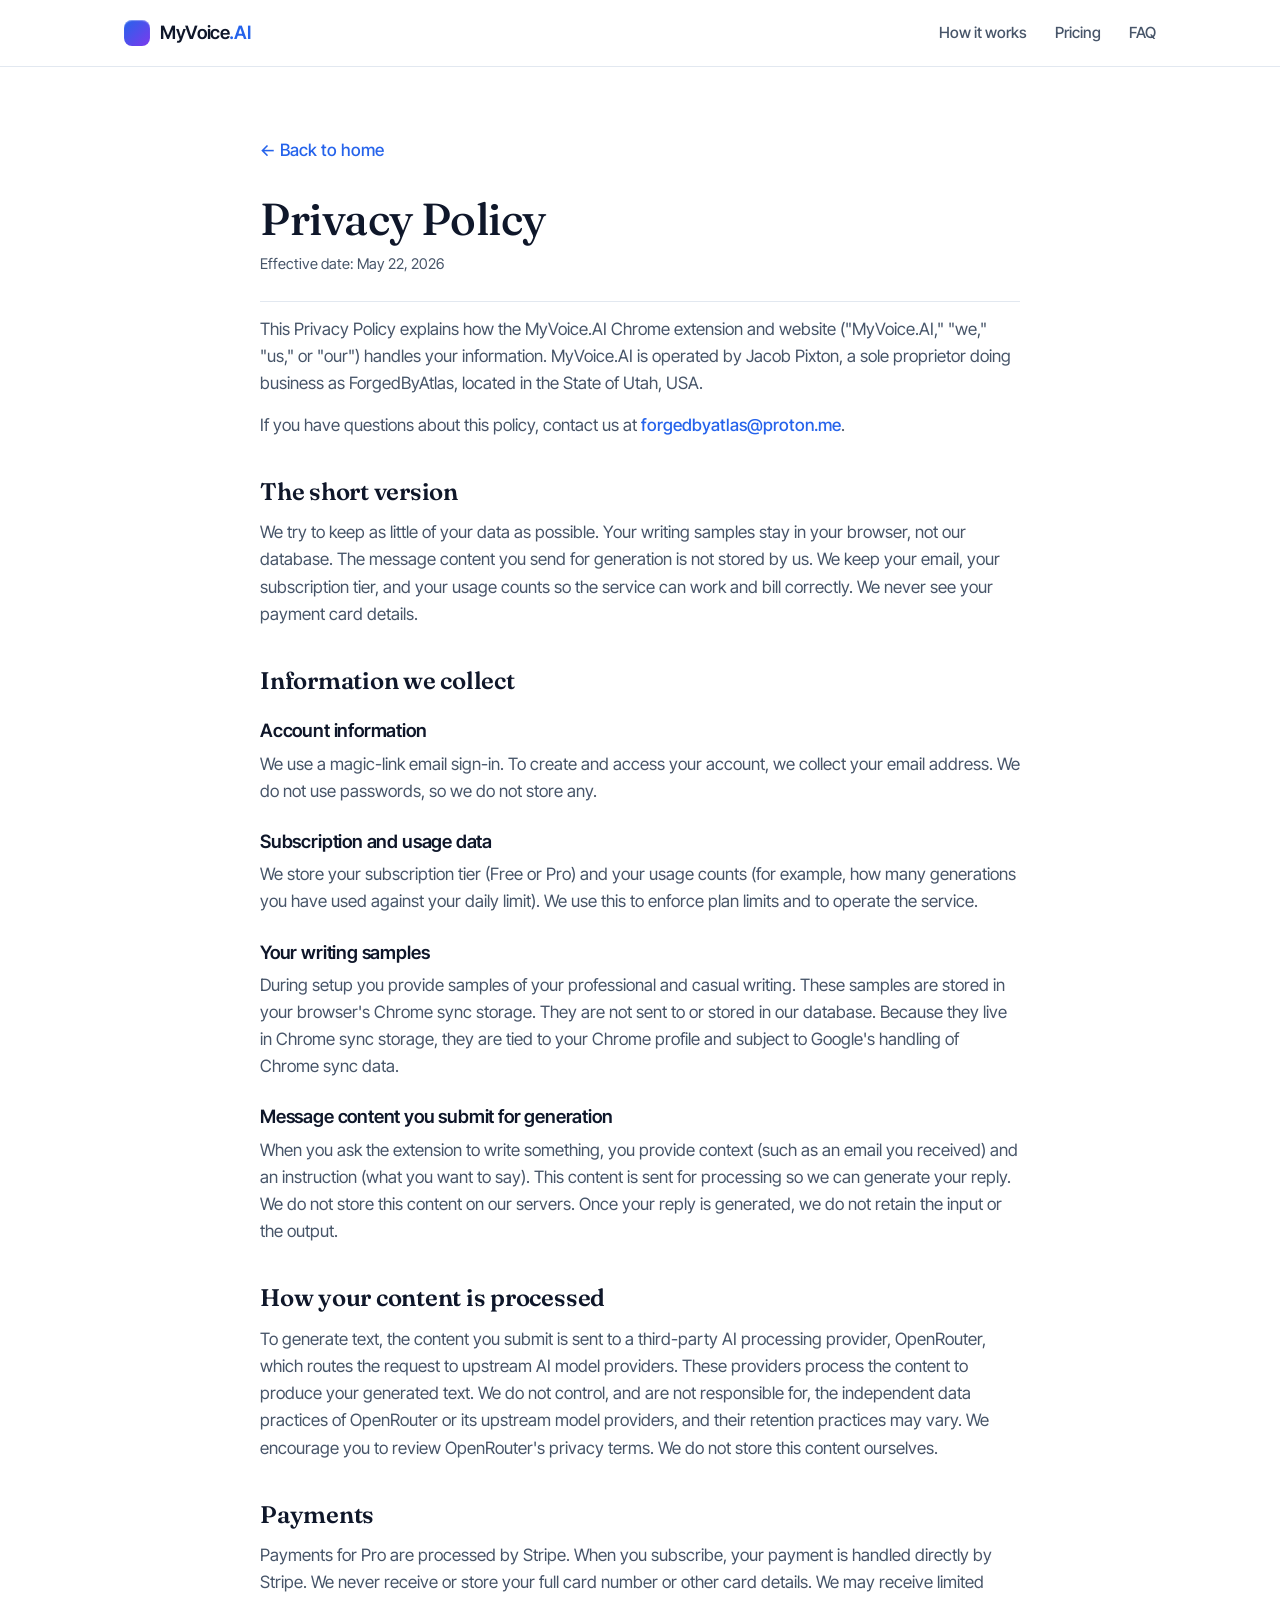
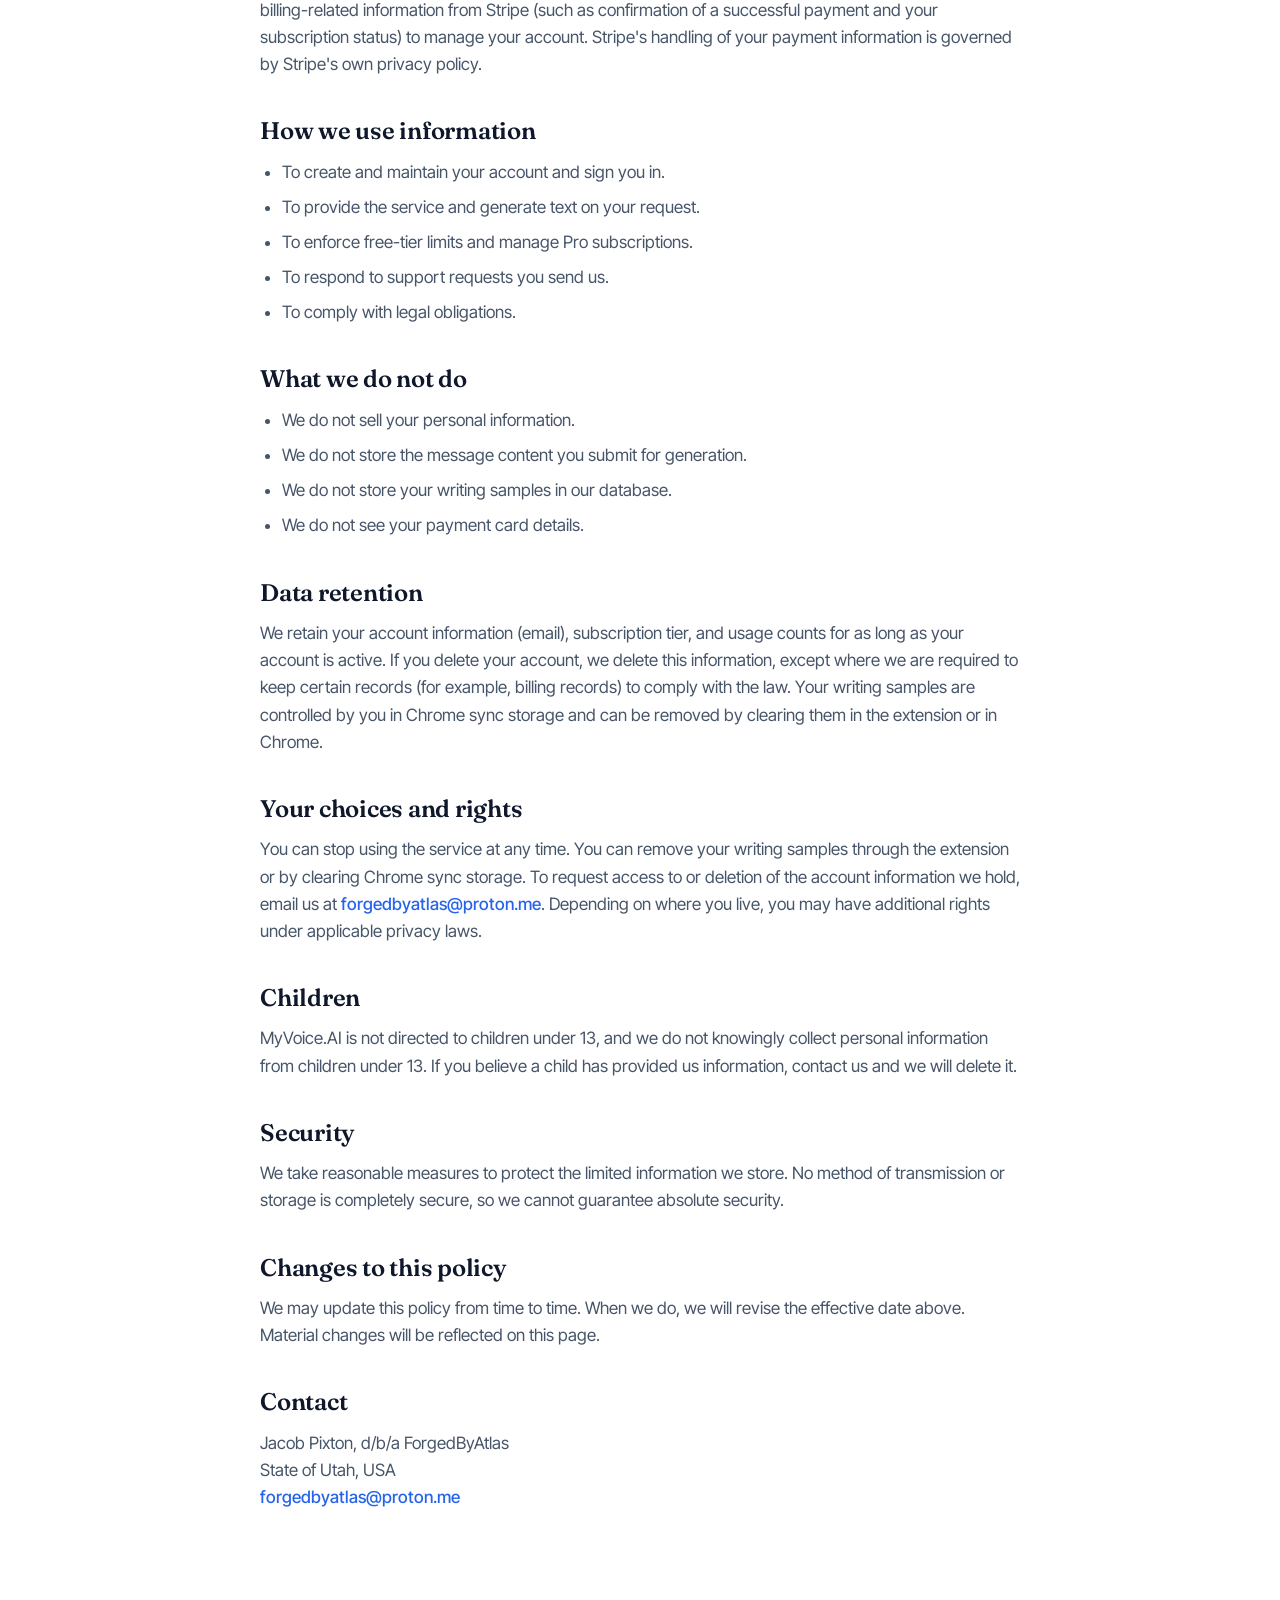
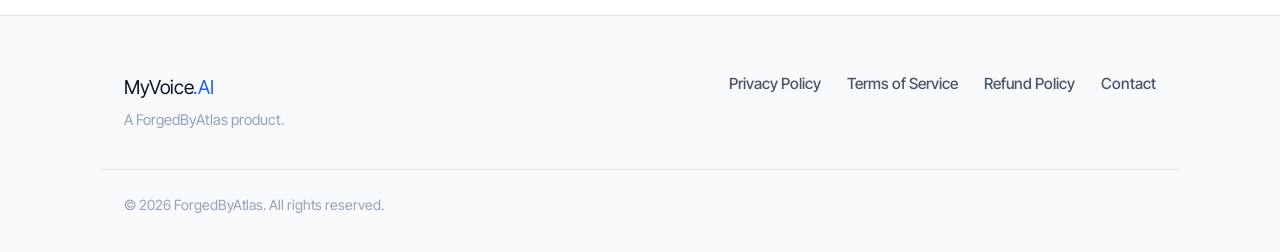
<file: privacy.html>
<!DOCTYPE html>
<!--
  NOT LEGAL ADVICE. This is a standard template, not reviewed by a lawyer.
  Confirm it fits your situation (Utah sole proprietor d/b/a ForgedByAtlas)
  before relying on it. Verify the OpenRouter subprocessor framing below
  matches how you actually route requests.
-->
<html lang="en">
<head>
  <meta charset="UTF-8">
  <meta name="viewport" content="width=device-width, initial-scale=1.0">
  <title>Privacy Policy — MyVoice.AI</title>
  <link rel="icon" type="image/svg+xml" href="/favicon.svg">
  <meta name="description" content="Privacy Policy for MyVoice.AI by ForgedByAtlas.">
  <link rel="preconnect" href="https://fonts.googleapis.com">
  <link rel="preconnect" href="https://fonts.gstatic.com" crossorigin>
  <link href="https://fonts.googleapis.com/css2?family=Fraunces:opsz,wght@9..144,400;9..144,500;9..144,600&family=Inter+Tight:wght@400;500;600;700&display=swap" rel="stylesheet">
  <link rel="stylesheet" href="styles.css">
</head>
<body>
  <header class="site-header">
    <div class="container header-inner">
      <a href="index.html" class="brand">
        <span class="brand-mark" aria-hidden="true"></span>
        <span class="brand-text">MyVoice<span class="brand-dot">.AI</span></span>
      </a>
      <nav class="nav">
        <a href="index.html#how">How it works</a>
        <a href="index.html#pricing">Pricing</a>
        <a href="index.html#faq">FAQ</a>
      </nav>
    </div>
  </header>

  <main class="legal">
    <div class="container">
      <article class="legal-doc">
        <a href="index.html" class="back-link">&larr; Back to home</a>
        <h1>Privacy Policy</h1>
        <p class="legal-meta">Effective date: May 22, 2026</p>

        <p>This Privacy Policy explains how the MyVoice.AI Chrome extension and website ("MyVoice.AI," "we," "us," or "our") handles your information. MyVoice.AI is operated by Jacob Pixton, a sole proprietor doing business as ForgedByAtlas, located in the State of Utah, USA.</p>
        <p>If you have questions about this policy, contact us at <a href="mailto:forgedbyatlas@proton.me">forgedbyatlas@proton.me</a>.</p>

        <h2>The short version</h2>
        <p>We try to keep as little of your data as possible. Your writing samples stay in your browser, not our database. The message content you send for generation is not stored by us. We keep your email, your subscription tier, and your usage counts so the service can work and bill correctly. We never see your payment card details.</p>

        <h2>Information we collect</h2>

        <h3>Account information</h3>
        <p>We use a magic-link email sign-in. To create and access your account, we collect your email address. We do not use passwords, so we do not store any.</p>

        <h3>Subscription and usage data</h3>
        <p>We store your subscription tier (Free or Pro) and your usage counts (for example, how many generations you have used against your daily limit). We use this to enforce plan limits and to operate the service.</p>

        <h3>Your writing samples</h3>
        <p>During setup you provide samples of your professional and casual writing. These samples are stored in your browser's Chrome sync storage. They are not sent to or stored in our database. Because they live in Chrome sync storage, they are tied to your Chrome profile and subject to Google's handling of Chrome sync data.</p>

        <h3>Message content you submit for generation</h3>
        <p>When you ask the extension to write something, you provide context (such as an email you received) and an instruction (what you want to say). This content is sent for processing so we can generate your reply. We do not store this content on our servers. Once your reply is generated, we do not retain the input or the output.</p>

        <h2>How your content is processed</h2>
        <p>To generate text, the content you submit is sent to a third-party AI processing provider, OpenRouter, which routes the request to upstream AI model providers. These providers process the content to produce your generated text. We do not control, and are not responsible for, the independent data practices of OpenRouter or its upstream model providers, and their retention practices may vary. We encourage you to review OpenRouter's privacy terms. We do not store this content ourselves.</p>

        <h2>Payments</h2>
        <p>Payments for Pro are processed by Stripe. When you subscribe, your payment is handled directly by Stripe. We never receive or store your full card number or other card details. We may receive limited billing-related information from Stripe (such as confirmation of a successful payment and your subscription status) to manage your account. Stripe's handling of your payment information is governed by Stripe's own privacy policy.</p>

        <h2>How we use information</h2>
        <ul>
          <li>To create and maintain your account and sign you in.</li>
          <li>To provide the service and generate text on your request.</li>
          <li>To enforce free-tier limits and manage Pro subscriptions.</li>
          <li>To respond to support requests you send us.</li>
          <li>To comply with legal obligations.</li>
        </ul>

        <h2>What we do not do</h2>
        <ul>
          <li>We do not sell your personal information.</li>
          <li>We do not store the message content you submit for generation.</li>
          <li>We do not store your writing samples in our database.</li>
          <li>We do not see your payment card details.</li>
        </ul>

        <h2>Data retention</h2>
        <p>We retain your account information (email), subscription tier, and usage counts for as long as your account is active. If you delete your account, we delete this information, except where we are required to keep certain records (for example, billing records) to comply with the law. Your writing samples are controlled by you in Chrome sync storage and can be removed by clearing them in the extension or in Chrome.</p>

        <h2>Your choices and rights</h2>
        <p>You can stop using the service at any time. You can remove your writing samples through the extension or by clearing Chrome sync storage. To request access to or deletion of the account information we hold, email us at <a href="mailto:forgedbyatlas@proton.me">forgedbyatlas@proton.me</a>. Depending on where you live, you may have additional rights under applicable privacy laws.</p>

        <h2>Children</h2>
        <p>MyVoice.AI is not directed to children under 13, and we do not knowingly collect personal information from children under 13. If you believe a child has provided us information, contact us and we will delete it.</p>

        <h2>Security</h2>
        <p>We take reasonable measures to protect the limited information we store. No method of transmission or storage is completely secure, so we cannot guarantee absolute security.</p>

        <h2>Changes to this policy</h2>
        <p>We may update this policy from time to time. When we do, we will revise the effective date above. Material changes will be reflected on this page.</p>

        <h2>Contact</h2>
        <p>Jacob Pixton, d/b/a ForgedByAtlas<br>
        State of Utah, USA<br>
        <a href="mailto:forgedbyatlas@proton.me">forgedbyatlas@proton.me</a></p>
      </article>
    </div>
  </main>

  <footer class="site-footer">
    <div class="container footer-inner">
      <div class="footer-brand">
        <span class="brand-text">MyVoice<span class="brand-dot">.AI</span></span>
        <p>A ForgedByAtlas product.</p>
      </div>
      <nav class="footer-nav">
        <a href="privacy.html">Privacy Policy</a>
        <a href="terms.html">Terms of Service</a>
        <a href="refund.html">Refund Policy</a>
        <a href="mailto:forgedbyatlas@proton.me">Contact</a>
      </nav>
    </div>
    <div class="container footer-legal">
      <p>&copy; 2026 ForgedByAtlas. All rights reserved.</p>
    </div>
  </footer>
</body>
</html>
</file>
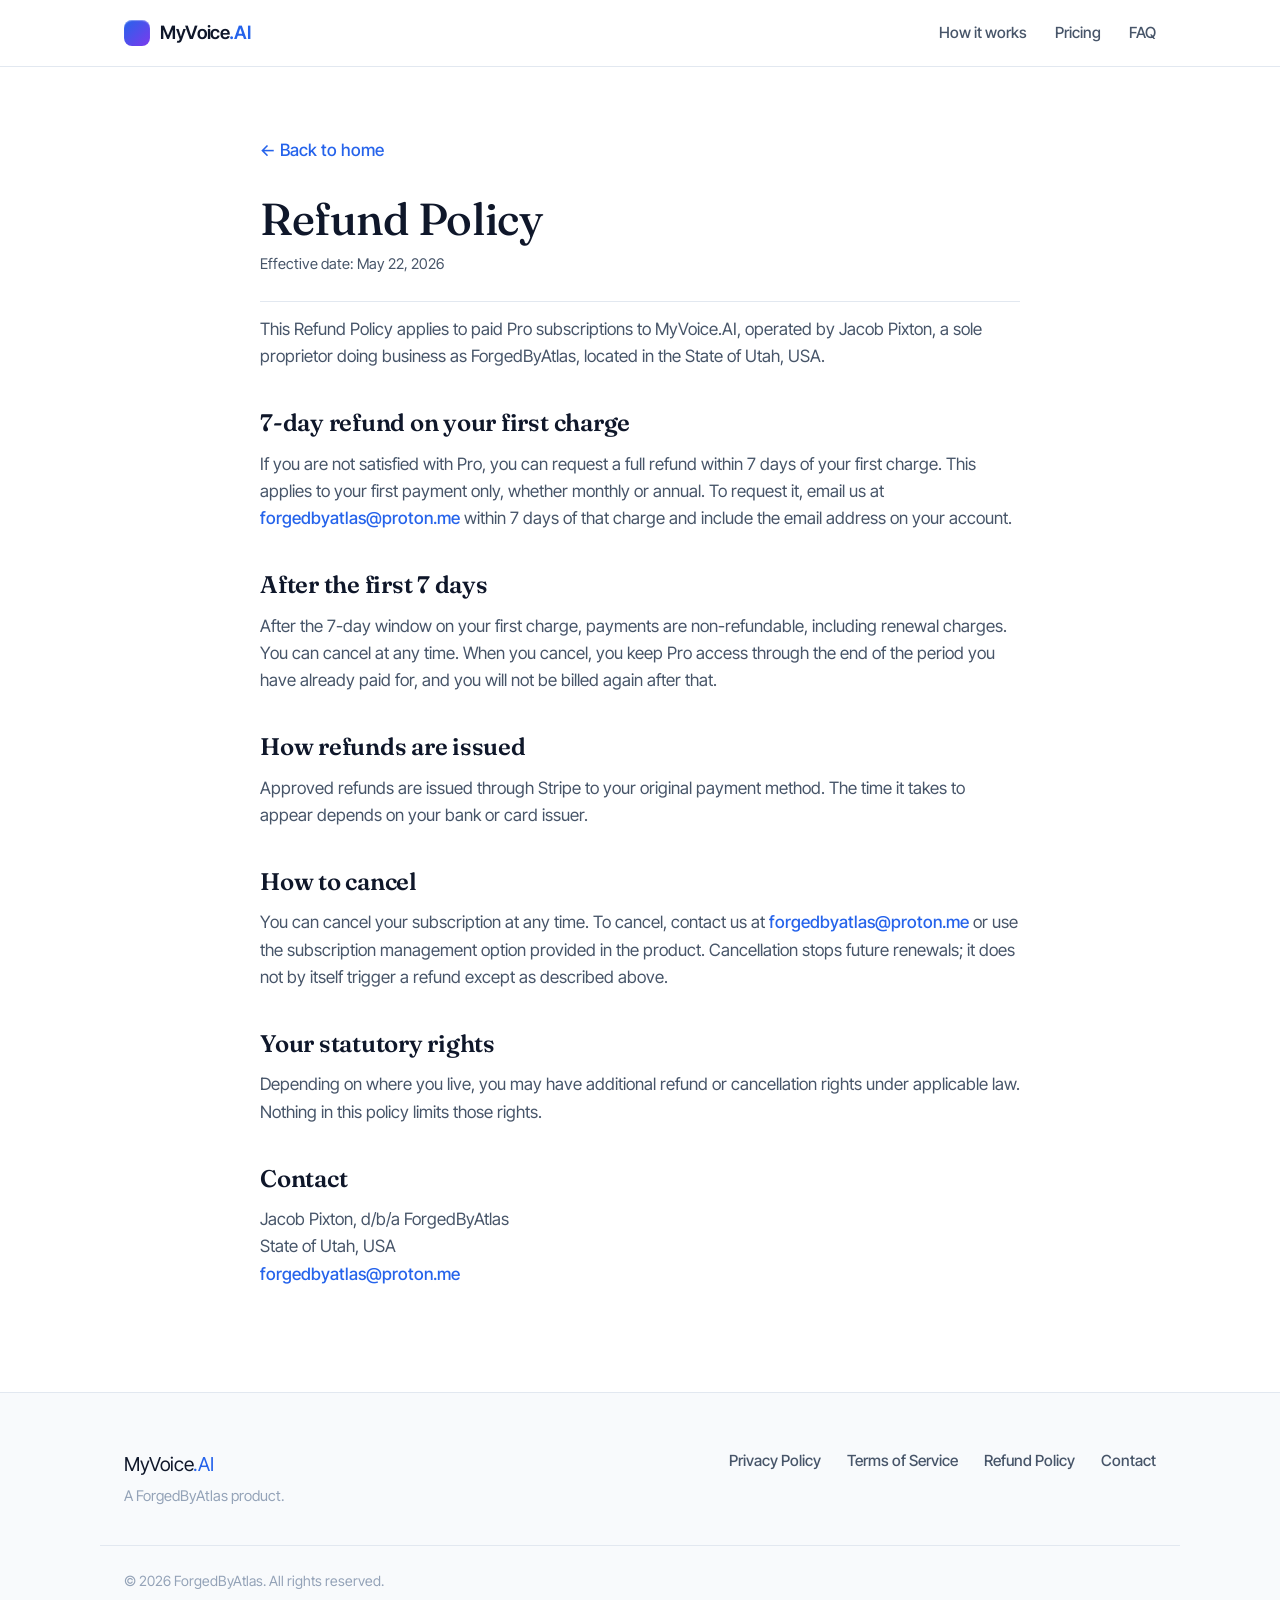
<file: refund.html>
<!DOCTYPE html>
<!--
  NOT LEGAL ADVICE. This is a standard template, not reviewed by a lawyer.
  Confirm it fits your situation (Utah sole proprietor d/b/a ForgedByAtlas)
  before relying on it.
-->
<html lang="en">
<head>
  <meta charset="UTF-8">
  <meta name="viewport" content="width=device-width, initial-scale=1.0">
  <title>Refund Policy — MyVoice.AI</title>
  <link rel="icon" type="image/svg+xml" href="/favicon.svg">
  <meta name="description" content="Refund Policy for MyVoice.AI by ForgedByAtlas.">
  <link rel="preconnect" href="https://fonts.googleapis.com">
  <link rel="preconnect" href="https://fonts.gstatic.com" crossorigin>
  <link href="https://fonts.googleapis.com/css2?family=Fraunces:opsz,wght@9..144,400;9..144,500;9..144,600&family=Inter+Tight:wght@400;500;600;700&display=swap" rel="stylesheet">
  <link rel="stylesheet" href="styles.css">
</head>
<body>
  <header class="site-header">
    <div class="container header-inner">
      <a href="index.html" class="brand">
        <span class="brand-mark" aria-hidden="true"></span>
        <span class="brand-text">MyVoice<span class="brand-dot">.AI</span></span>
      </a>
      <nav class="nav">
        <a href="index.html#how">How it works</a>
        <a href="index.html#pricing">Pricing</a>
        <a href="index.html#faq">FAQ</a>
      </nav>
    </div>
  </header>

  <main class="legal">
    <div class="container">
      <article class="legal-doc">
        <a href="index.html" class="back-link">&larr; Back to home</a>
        <h1>Refund Policy</h1>
        <p class="legal-meta">Effective date: May 22, 2026</p>

        <p>This Refund Policy applies to paid Pro subscriptions to MyVoice.AI, operated by Jacob Pixton, a sole proprietor doing business as ForgedByAtlas, located in the State of Utah, USA.</p>

        <h2>7-day refund on your first charge</h2>
        <p>If you are not satisfied with Pro, you can request a full refund within 7 days of your first charge. This applies to your first payment only, whether monthly or annual. To request it, email us at <a href="mailto:forgedbyatlas@proton.me">forgedbyatlas@proton.me</a> within 7 days of that charge and include the email address on your account.</p>

        <h2>After the first 7 days</h2>
        <p>After the 7-day window on your first charge, payments are non-refundable, including renewal charges. You can cancel at any time. When you cancel, you keep Pro access through the end of the period you have already paid for, and you will not be billed again after that.</p>

        <h2>How refunds are issued</h2>
        <p>Approved refunds are issued through Stripe to your original payment method. The time it takes to appear depends on your bank or card issuer.</p>

        <h2>How to cancel</h2>
        <p>You can cancel your subscription at any time. To cancel, contact us at <a href="mailto:forgedbyatlas@proton.me">forgedbyatlas@proton.me</a> or use the subscription management option provided in the product. Cancellation stops future renewals; it does not by itself trigger a refund except as described above.</p>

        <h2>Your statutory rights</h2>
        <p>Depending on where you live, you may have additional refund or cancellation rights under applicable law. Nothing in this policy limits those rights.</p>

        <h2>Contact</h2>
        <p>Jacob Pixton, d/b/a ForgedByAtlas<br>
        State of Utah, USA<br>
        <a href="mailto:forgedbyatlas@proton.me">forgedbyatlas@proton.me</a></p>
      </article>
    </div>
  </main>

  <footer class="site-footer">
    <div class="container footer-inner">
      <div class="footer-brand">
        <span class="brand-text">MyVoice<span class="brand-dot">.AI</span></span>
        <p>A ForgedByAtlas product.</p>
      </div>
      <nav class="footer-nav">
        <a href="privacy.html">Privacy Policy</a>
        <a href="terms.html">Terms of Service</a>
        <a href="refund.html">Refund Policy</a>
        <a href="mailto:forgedbyatlas@proton.me">Contact</a>
      </nav>
    </div>
    <div class="container footer-legal">
      <p>&copy; 2026 ForgedByAtlas. All rights reserved.</p>
    </div>
  </footer>
</body>
</html>
</file>
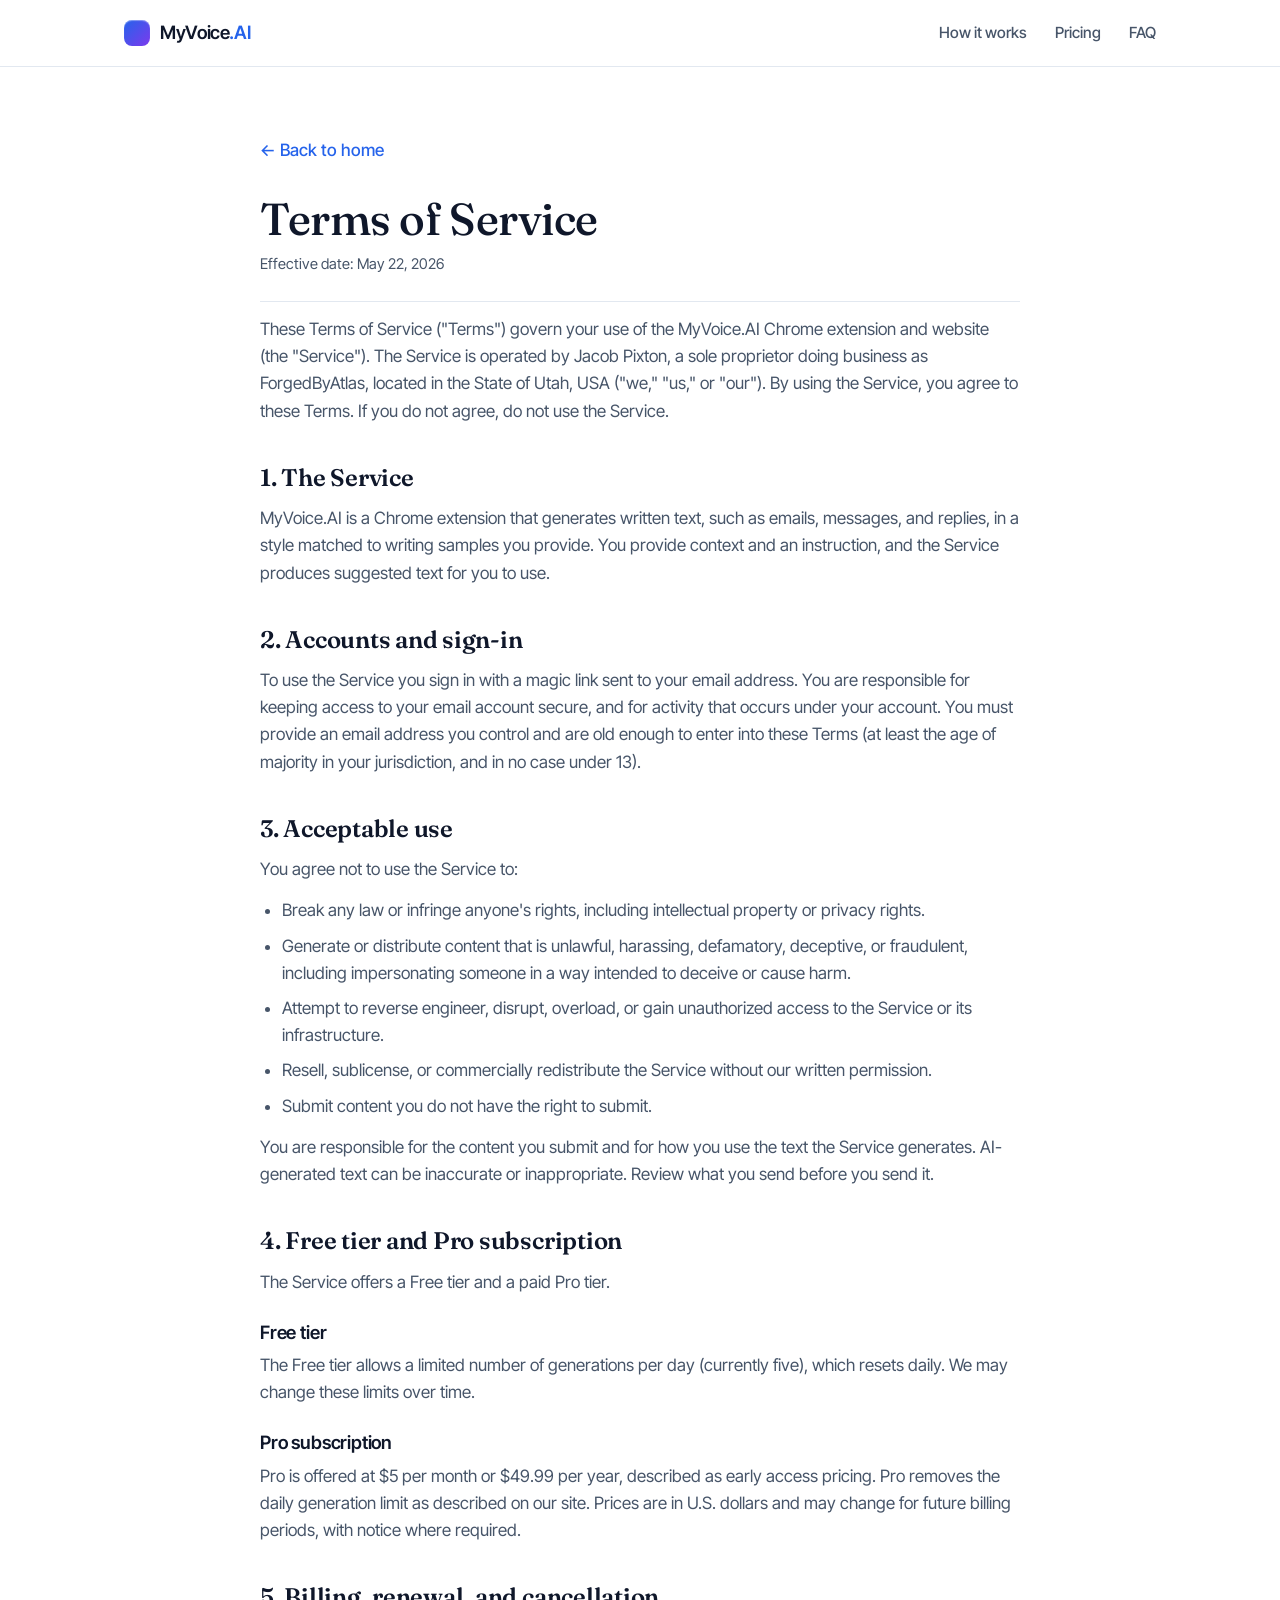
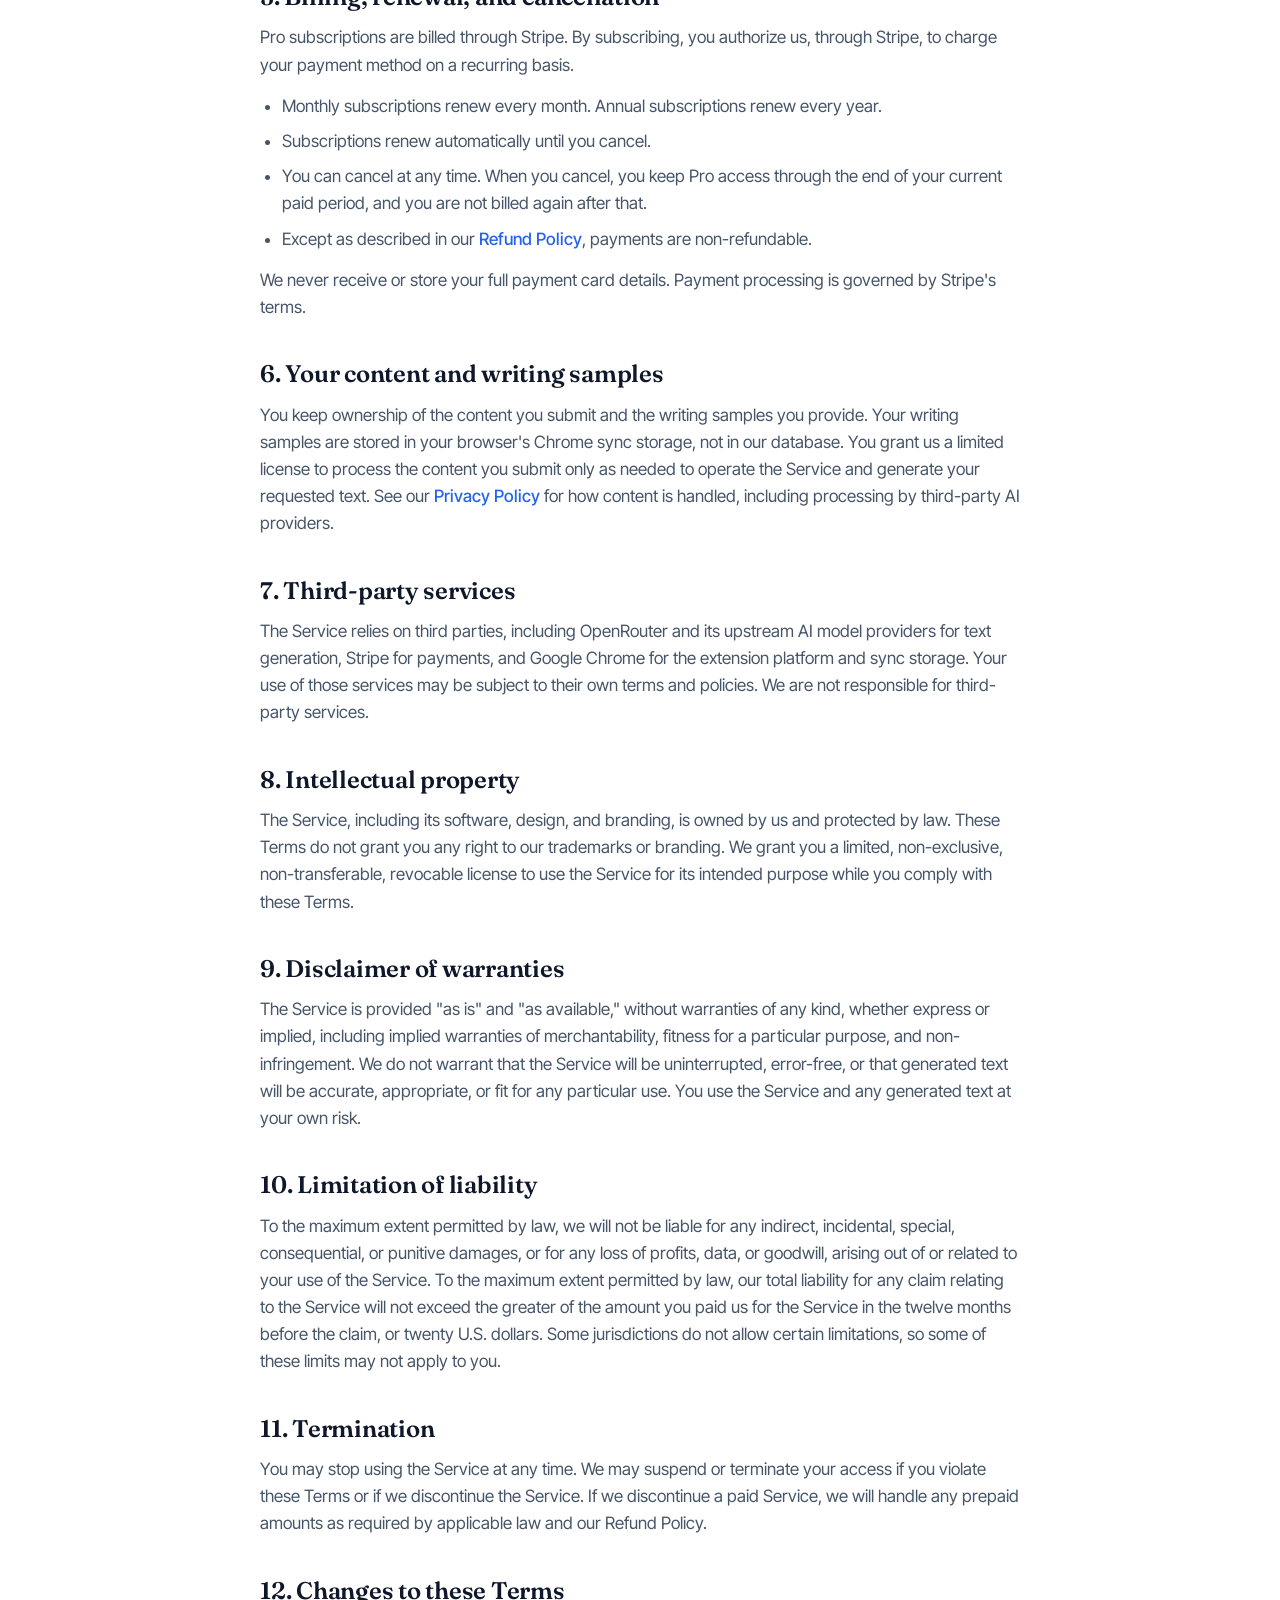
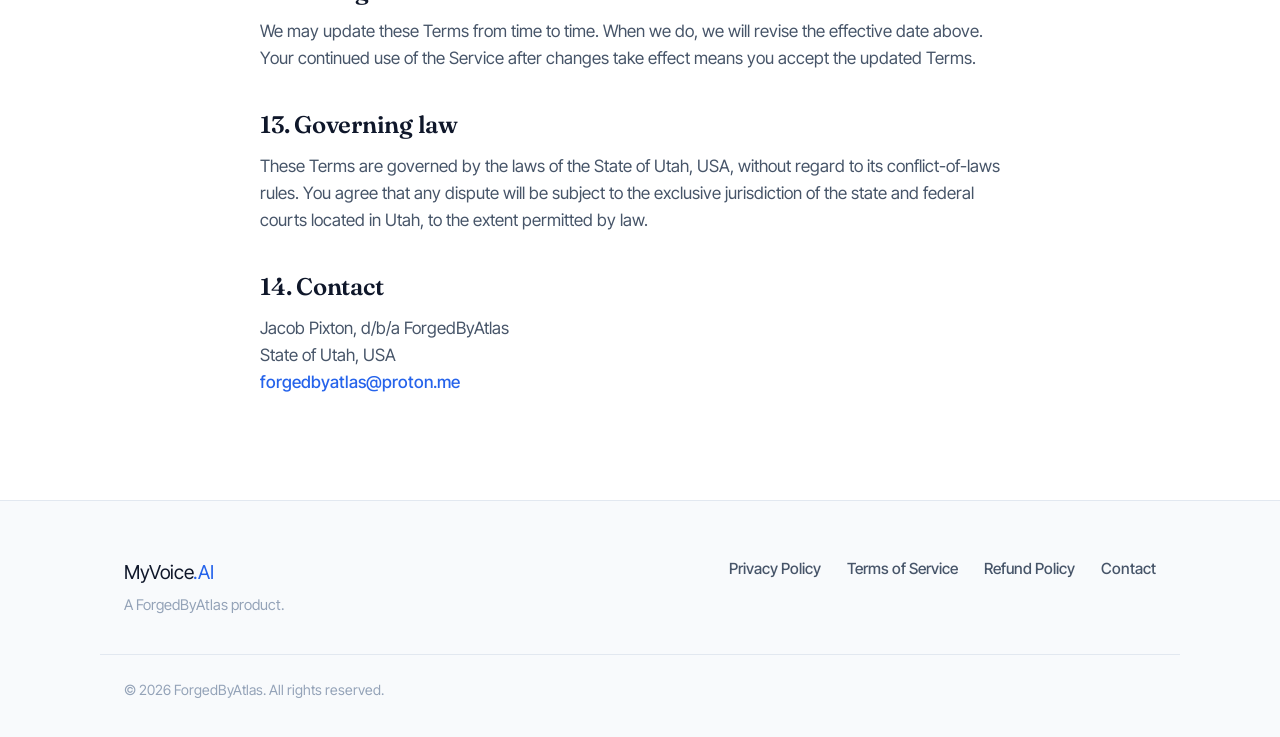
<file: terms.html>
<!DOCTYPE html>
<!--
  NOT LEGAL ADVICE. This is a standard template, not reviewed by a lawyer.
  Confirm it fits your situation (Utah sole proprietor d/b/a ForgedByAtlas)
  before relying on it.
-->
<html lang="en">
<head>
  <meta charset="UTF-8">
  <meta name="viewport" content="width=device-width, initial-scale=1.0">
  <title>Terms of Service — MyVoice.AI</title>
  <link rel="icon" type="image/svg+xml" href="/favicon.svg">
  <meta name="description" content="Terms of Service for MyVoice.AI by ForgedByAtlas.">
  <link rel="preconnect" href="https://fonts.googleapis.com">
  <link rel="preconnect" href="https://fonts.gstatic.com" crossorigin>
  <link href="https://fonts.googleapis.com/css2?family=Fraunces:opsz,wght@9..144,400;9..144,500;9..144,600&family=Inter+Tight:wght@400;500;600;700&display=swap" rel="stylesheet">
  <link rel="stylesheet" href="styles.css">
</head>
<body>
  <header class="site-header">
    <div class="container header-inner">
      <a href="index.html" class="brand">
        <span class="brand-mark" aria-hidden="true"></span>
        <span class="brand-text">MyVoice<span class="brand-dot">.AI</span></span>
      </a>
      <nav class="nav">
        <a href="index.html#how">How it works</a>
        <a href="index.html#pricing">Pricing</a>
        <a href="index.html#faq">FAQ</a>
      </nav>
    </div>
  </header>

  <main class="legal">
    <div class="container">
      <article class="legal-doc">
        <a href="index.html" class="back-link">&larr; Back to home</a>
        <h1>Terms of Service</h1>
        <p class="legal-meta">Effective date: May 22, 2026</p>

        <p>These Terms of Service ("Terms") govern your use of the MyVoice.AI Chrome extension and website (the "Service"). The Service is operated by Jacob Pixton, a sole proprietor doing business as ForgedByAtlas, located in the State of Utah, USA ("we," "us," or "our"). By using the Service, you agree to these Terms. If you do not agree, do not use the Service.</p>

        <h2>1. The Service</h2>
        <p>MyVoice.AI is a Chrome extension that generates written text, such as emails, messages, and replies, in a style matched to writing samples you provide. You provide context and an instruction, and the Service produces suggested text for you to use.</p>

        <h2>2. Accounts and sign-in</h2>
        <p>To use the Service you sign in with a magic link sent to your email address. You are responsible for keeping access to your email account secure, and for activity that occurs under your account. You must provide an email address you control and are old enough to enter into these Terms (at least the age of majority in your jurisdiction, and in no case under 13).</p>

        <h2>3. Acceptable use</h2>
        <p>You agree not to use the Service to:</p>
        <ul>
          <li>Break any law or infringe anyone's rights, including intellectual property or privacy rights.</li>
          <li>Generate or distribute content that is unlawful, harassing, defamatory, deceptive, or fraudulent, including impersonating someone in a way intended to deceive or cause harm.</li>
          <li>Attempt to reverse engineer, disrupt, overload, or gain unauthorized access to the Service or its infrastructure.</li>
          <li>Resell, sublicense, or commercially redistribute the Service without our written permission.</li>
          <li>Submit content you do not have the right to submit.</li>
        </ul>
        <p>You are responsible for the content you submit and for how you use the text the Service generates. AI-generated text can be inaccurate or inappropriate. Review what you send before you send it.</p>

        <h2>4. Free tier and Pro subscription</h2>
        <p>The Service offers a Free tier and a paid Pro tier.</p>
        <h3>Free tier</h3>
        <p>The Free tier allows a limited number of generations per day (currently five), which resets daily. We may change these limits over time.</p>
        <h3>Pro subscription</h3>
        <p>Pro is offered at $5 per month or $49.99 per year, described as early access pricing. Pro removes the daily generation limit as described on our site. Prices are in U.S. dollars and may change for future billing periods, with notice where required.</p>

        <h2>5. Billing, renewal, and cancellation</h2>
        <p>Pro subscriptions are billed through Stripe. By subscribing, you authorize us, through Stripe, to charge your payment method on a recurring basis.</p>
        <ul>
          <li>Monthly subscriptions renew every month. Annual subscriptions renew every year.</li>
          <li>Subscriptions renew automatically until you cancel.</li>
          <li>You can cancel at any time. When you cancel, you keep Pro access through the end of your current paid period, and you are not billed again after that.</li>
          <li>Except as described in our <a href="refund.html">Refund Policy</a>, payments are non-refundable.</li>
        </ul>
        <p>We never receive or store your full payment card details. Payment processing is governed by Stripe's terms.</p>

        <h2>6. Your content and writing samples</h2>
        <p>You keep ownership of the content you submit and the writing samples you provide. Your writing samples are stored in your browser's Chrome sync storage, not in our database. You grant us a limited license to process the content you submit only as needed to operate the Service and generate your requested text. See our <a href="privacy.html">Privacy Policy</a> for how content is handled, including processing by third-party AI providers.</p>

        <h2>7. Third-party services</h2>
        <p>The Service relies on third parties, including OpenRouter and its upstream AI model providers for text generation, Stripe for payments, and Google Chrome for the extension platform and sync storage. Your use of those services may be subject to their own terms and policies. We are not responsible for third-party services.</p>

        <h2>8. Intellectual property</h2>
        <p>The Service, including its software, design, and branding, is owned by us and protected by law. These Terms do not grant you any right to our trademarks or branding. We grant you a limited, non-exclusive, non-transferable, revocable license to use the Service for its intended purpose while you comply with these Terms.</p>

        <h2>9. Disclaimer of warranties</h2>
        <p>The Service is provided "as is" and "as available," without warranties of any kind, whether express or implied, including implied warranties of merchantability, fitness for a particular purpose, and non-infringement. We do not warrant that the Service will be uninterrupted, error-free, or that generated text will be accurate, appropriate, or fit for any particular use. You use the Service and any generated text at your own risk.</p>

        <h2>10. Limitation of liability</h2>
        <p>To the maximum extent permitted by law, we will not be liable for any indirect, incidental, special, consequential, or punitive damages, or for any loss of profits, data, or goodwill, arising out of or related to your use of the Service. To the maximum extent permitted by law, our total liability for any claim relating to the Service will not exceed the greater of the amount you paid us for the Service in the twelve months before the claim, or twenty U.S. dollars. Some jurisdictions do not allow certain limitations, so some of these limits may not apply to you.</p>

        <h2>11. Termination</h2>
        <p>You may stop using the Service at any time. We may suspend or terminate your access if you violate these Terms or if we discontinue the Service. If we discontinue a paid Service, we will handle any prepaid amounts as required by applicable law and our Refund Policy.</p>

        <h2>12. Changes to these Terms</h2>
        <p>We may update these Terms from time to time. When we do, we will revise the effective date above. Your continued use of the Service after changes take effect means you accept the updated Terms.</p>

        <h2>13. Governing law</h2>
        <p>These Terms are governed by the laws of the State of Utah, USA, without regard to its conflict-of-laws rules. You agree that any dispute will be subject to the exclusive jurisdiction of the state and federal courts located in Utah, to the extent permitted by law.</p>

        <h2>14. Contact</h2>
        <p>Jacob Pixton, d/b/a ForgedByAtlas<br>
        State of Utah, USA<br>
        <a href="mailto:forgedbyatlas@proton.me">forgedbyatlas@proton.me</a></p>
      </article>
    </div>
  </main>

  <footer class="site-footer">
    <div class="container footer-inner">
      <div class="footer-brand">
        <span class="brand-text">MyVoice<span class="brand-dot">.AI</span></span>
        <p>A ForgedByAtlas product.</p>
      </div>
      <nav class="footer-nav">
        <a href="privacy.html">Privacy Policy</a>
        <a href="terms.html">Terms of Service</a>
        <a href="refund.html">Refund Policy</a>
        <a href="mailto:forgedbyatlas@proton.me">Contact</a>
      </nav>
    </div>
    <div class="container footer-legal">
      <p>&copy; 2026 ForgedByAtlas. All rights reserved.</p>
    </div>
  </footer>
</body>
</html>
</file>
<file: styles.css>
:root {
  --accent: #2563eb;
  --accent-dark: #1d4ed8;
  --accent-soft: #eff4ff;
  --ink: #0f172a;
  --ink-soft: #475569;
  --ink-faint: #94a3b8;
  --line: #e2e8f0;
  --bg: #ffffff;
  --bg-alt: #f8fafc;
  --radius: 14px;
  --radius-sm: 9px;
  --maxw: 1080px;
  --shadow: 0 1px 2px rgba(15, 23, 42, 0.04), 0 8px 24px rgba(15, 23, 42, 0.06);
  --shadow-lg: 0 4px 8px rgba(15, 23, 42, 0.06), 0 24px 48px rgba(15, 23, 42, 0.10);
}

* { box-sizing: border-box; margin: 0; padding: 0; }

html { scroll-behavior: smooth; }

body {
  font-family: "Inter Tight", -apple-system, BlinkMacSystemFont, sans-serif;
  color: var(--ink);
  background: var(--bg);
  line-height: 1.6;
  -webkit-font-smoothing: antialiased;
  font-size: 17px;
}

h1, h2, h3 { font-family: "Fraunces", Georgia, serif; line-height: 1.1; letter-spacing: -0.01em; }

a { color: var(--accent); text-decoration: none; }
a:hover { color: var(--accent-dark); }

.container { width: 100%; max-width: var(--maxw); margin: 0 auto; padding: 0 24px; }
.container-narrow { max-width: 760px; }

/* HEADER */
.site-header {
  position: sticky; top: 0; z-index: 50;
  background: rgba(255, 255, 255, 0.85);
  backdrop-filter: saturate(180%) blur(12px);
  border-bottom: 1px solid var(--line);
}
.header-inner { display: flex; align-items: center; justify-content: space-between; height: 66px; }
.brand { display: flex; align-items: center; gap: 10px; color: var(--ink); font-weight: 600; }
.brand-mark {
  width: 26px; height: 26px; border-radius: 8px;
  background: linear-gradient(135deg, var(--accent), #7c3aed);
  box-shadow: inset 0 1px 1px rgba(255,255,255,0.4);
}
.brand-text { font-size: 1.15rem; letter-spacing: -0.02em; }
.brand-dot { color: var(--accent); }
.nav { display: flex; align-items: center; gap: 28px; }
.nav a { color: var(--ink-soft); font-weight: 500; font-size: 0.96rem; }
.nav a:hover { color: var(--ink); }

/* BUTTONS */
.btn {
  display: inline-flex; align-items: center; justify-content: center;
  font-family: inherit; font-weight: 600; font-size: 1rem;
  padding: 12px 22px; border-radius: var(--radius-sm);
  border: 1px solid transparent; cursor: pointer; transition: all 0.16s ease;
  white-space: nowrap;
}
.btn-sm { padding: 8px 16px; font-size: 0.92rem; }
.btn-lg { padding: 15px 30px; font-size: 1.05rem; }
.btn-block { display: flex; width: 100%; }
.btn-primary { background: var(--accent); color: #fff; box-shadow: var(--shadow); }
.btn-primary:hover { background: var(--accent-dark); color: #fff; transform: translateY(-1px); box-shadow: var(--shadow-lg); }
.btn-ghost { background: #fff; color: var(--ink); border-color: var(--line); }
.btn-ghost:hover { color: var(--ink); border-color: var(--ink-faint); background: var(--bg-alt); }

/* HERO */
.hero { padding: 90px 0 40px; text-align: center; position: relative; overflow: hidden; }
.hero::before {
  content: ""; position: absolute; inset: 0; z-index: -1;
  background:
    radial-gradient(60% 50% at 50% 0%, rgba(37, 99, 235, 0.08), transparent 70%),
    radial-gradient(40% 40% at 80% 10%, rgba(124, 58, 237, 0.06), transparent 70%);
}
.eyebrow {
  text-transform: uppercase; letter-spacing: 0.12em; font-size: 0.8rem;
  font-weight: 600; color: var(--accent); margin-bottom: 22px;
}
.hero h1 { font-size: clamp(2.6rem, 6vw, 4.4rem); font-weight: 500; margin-bottom: 24px; }
.hero-sub { font-size: 1.2rem; color: var(--ink-soft); max-width: 620px; margin: 0 auto 36px; }
.hero-actions { display: flex; gap: 14px; justify-content: center; flex-wrap: wrap; }
.hero-foot { margin-top: 20px; font-size: 0.92rem; color: var(--ink-faint); }

.hero-demo { margin-top: 56px; }
.demo-card {
  max-width: 680px; margin: 0 auto; text-align: left;
  background: #fff; border: 1px solid var(--line); border-radius: var(--radius);
  box-shadow: var(--shadow-lg); padding: 8px;
}
.demo-row { padding: 22px 24px; }
.demo-label {
  font-size: 0.74rem; text-transform: uppercase; letter-spacing: 0.1em;
  font-weight: 700; color: var(--ink-faint); margin-bottom: 10px;
}
.demo-label-you { color: var(--accent); }
.demo-generic { color: var(--ink-soft); font-style: italic; }
.demo-you { color: var(--ink); font-weight: 500; }
.demo-divider { height: 1px; background: var(--line); margin: 0 24px; }

/* SECTIONS */
.section { padding: 84px 0; }
.section-alt { background: var(--bg-alt); border-top: 1px solid var(--line); border-bottom: 1px solid var(--line); }
.section-title { font-size: clamp(2rem, 4vw, 2.7rem); font-weight: 500; text-align: center; }
.section-lead { text-align: center; color: var(--ink-soft); font-size: 1.12rem; margin: 14px auto 52px; max-width: 540px; }

/* STEPS */
.steps { list-style: none; display: grid; grid-template-columns: repeat(3, 1fr); gap: 28px; }
.step {
  background: #fff; border: 1px solid var(--line); border-radius: var(--radius);
  padding: 32px 28px; box-shadow: var(--shadow);
}
.step-num {
  width: 40px; height: 40px; border-radius: 10px; display: flex; align-items: center;
  justify-content: center; font-family: "Fraunces", serif; font-weight: 600; font-size: 1.2rem;
  background: var(--accent-soft); color: var(--accent); margin-bottom: 18px;
}
.step h3 { font-size: 1.3rem; font-weight: 600; margin-bottom: 10px; }
.step p { color: var(--ink-soft); font-size: 0.99rem; }

/* PLANS */
.plans { display: grid; grid-template-columns: repeat(2, 1fr); gap: 26px; max-width: 760px; margin: 0 auto; }
.plan {
  background: #fff; border: 1px solid var(--line); border-radius: var(--radius);
  padding: 36px 32px; box-shadow: var(--shadow); position: relative; display: flex; flex-direction: column;
}
.plan-featured { border-color: var(--accent); border-width: 1.5px; box-shadow: var(--shadow-lg); }
.plan-tag {
  position: absolute; top: -13px; left: 32px; background: var(--accent); color: #fff;
  font-size: 0.74rem; font-weight: 600; letter-spacing: 0.04em; padding: 5px 12px; border-radius: 20px;
}
.plan-name { font-size: 1.5rem; font-weight: 600; margin-bottom: 12px; }
.plan-price { display: flex; align-items: baseline; gap: 4px; }
.plan-amount { font-family: "Fraunces", serif; font-size: 3rem; font-weight: 500; }
.plan-period { color: var(--ink-faint); font-weight: 500; }
.plan-note { color: var(--ink-soft); margin: 8px 0 24px; font-size: 0.96rem; }
.plan-features { list-style: none; margin-bottom: 28px; flex: 1; }
.plan-features li { padding: 9px 0 9px 28px; position: relative; color: var(--ink-soft); border-bottom: 1px solid var(--bg-alt); }
.plan-features li::before {
  content: ""; position: absolute; left: 0; top: 15px; width: 16px; height: 16px;
  background: var(--accent-soft); border-radius: 50%;
}
.plan-features li::after {
  content: ""; position: absolute; left: 5px; top: 18px; width: 5px; height: 8px;
  border-right: 2px solid var(--accent); border-bottom: 2px solid var(--accent); transform: rotate(45deg);
}
.pricing-foot { text-align: center; color: var(--ink-faint); font-size: 0.92rem; margin-top: 32px; }

/* FAQ */
.faq { display: flex; flex-direction: column; gap: 12px; }
.faq-item { border: 1px solid var(--line); border-radius: var(--radius-sm); background: #fff; overflow: hidden; }
.faq-item summary {
  cursor: pointer; padding: 20px 24px; font-weight: 600; font-size: 1.06rem;
  list-style: none; display: flex; justify-content: space-between; align-items: center;
}
.faq-item summary::-webkit-details-marker { display: none; }
.faq-item summary::after {
  content: "+"; font-weight: 400; font-size: 1.5rem; color: var(--accent); transition: transform 0.2s;
}
.faq-item[open] summary::after { transform: rotate(45deg); }
.faq-body { padding: 0 24px 22px; color: var(--ink-soft); }
.faq-body p + p { margin-top: 12px; }

/* CTA */
.cta { padding: 90px 0; text-align: center; background: var(--ink); color: #fff; }
.cta h2 { font-size: clamp(2rem, 4vw, 2.8rem); font-weight: 500; margin-bottom: 14px; }
.cta p { color: #cbd5e1; font-size: 1.15rem; margin-bottom: 32px; }

/* FOOTER */
.site-footer { padding: 56px 0 36px; border-top: 1px solid var(--line); background: var(--bg-alt); }
.footer-inner { display: flex; justify-content: space-between; align-items: flex-start; gap: 40px; flex-wrap: wrap; }
.footer-brand .brand-text { font-size: 1.2rem; }
.footer-brand p { color: var(--ink-faint); font-size: 0.92rem; margin-top: 6px; }
.footer-nav { display: flex; gap: 26px; flex-wrap: wrap; }
.footer-nav a { color: var(--ink-soft); font-weight: 500; font-size: 0.96rem; }
.footer-nav a:hover { color: var(--ink); }
.footer-legal { margin-top: 36px; padding-top: 24px; border-top: 1px solid var(--line); }
.footer-legal p { color: var(--ink-faint); font-size: 0.88rem; }

/* LEGAL PAGES */
.legal { padding: 70px 0 90px; }
.legal-doc { max-width: 760px; margin: 0 auto; }
.legal-doc h1 { font-size: clamp(2rem, 4vw, 2.8rem); font-weight: 500; margin-bottom: 10px; }
.legal-meta { color: var(--ink-faint); font-size: 0.92rem; margin-bottom: 40px; padding-bottom: 24px; border-bottom: 1px solid var(--line); }
.legal-doc h2 { font-size: 1.5rem; font-weight: 600; margin: 40px 0 14px; }
.legal-doc h3 { font-size: 1.15rem; font-weight: 600; margin: 26px 0 10px; font-family: "Inter Tight", sans-serif; }
.legal-doc p { color: var(--ink-soft); margin-bottom: 14px; }
.legal-doc ul { color: var(--ink-soft); margin: 0 0 14px 22px; }
.legal-doc li { margin-bottom: 8px; }
.legal-doc a { font-weight: 500; }
.back-link { display: inline-flex; align-items: center; gap: 6px; font-weight: 500; margin-bottom: 30px; }

/* RESPONSIVE */
@media (max-width: 860px) {
  .steps { grid-template-columns: 1fr; }
  .plans { grid-template-columns: 1fr; }
}
@media (max-width: 640px) {
  body { font-size: 16px; }
  .nav a:not(.btn) { display: none; }
  .hero { padding: 60px 0 30px; }
  .section { padding: 60px 0; }
  .footer-inner { flex-direction: column; gap: 24px; }
}
@media (max-width: 420px) {
  .container { padding: 0 18px; }
  .plan { padding: 30px 22px; }
  .plan-tag { left: 22px; }
  .step { padding: 26px 22px; }
  .demo-row { padding: 20px 20px; }
  .demo-divider { margin: 0 20px; }
  .faq-item summary { padding: 18px 20px; }
  .faq-body { padding: 0 20px 20px; }
}
</file>
